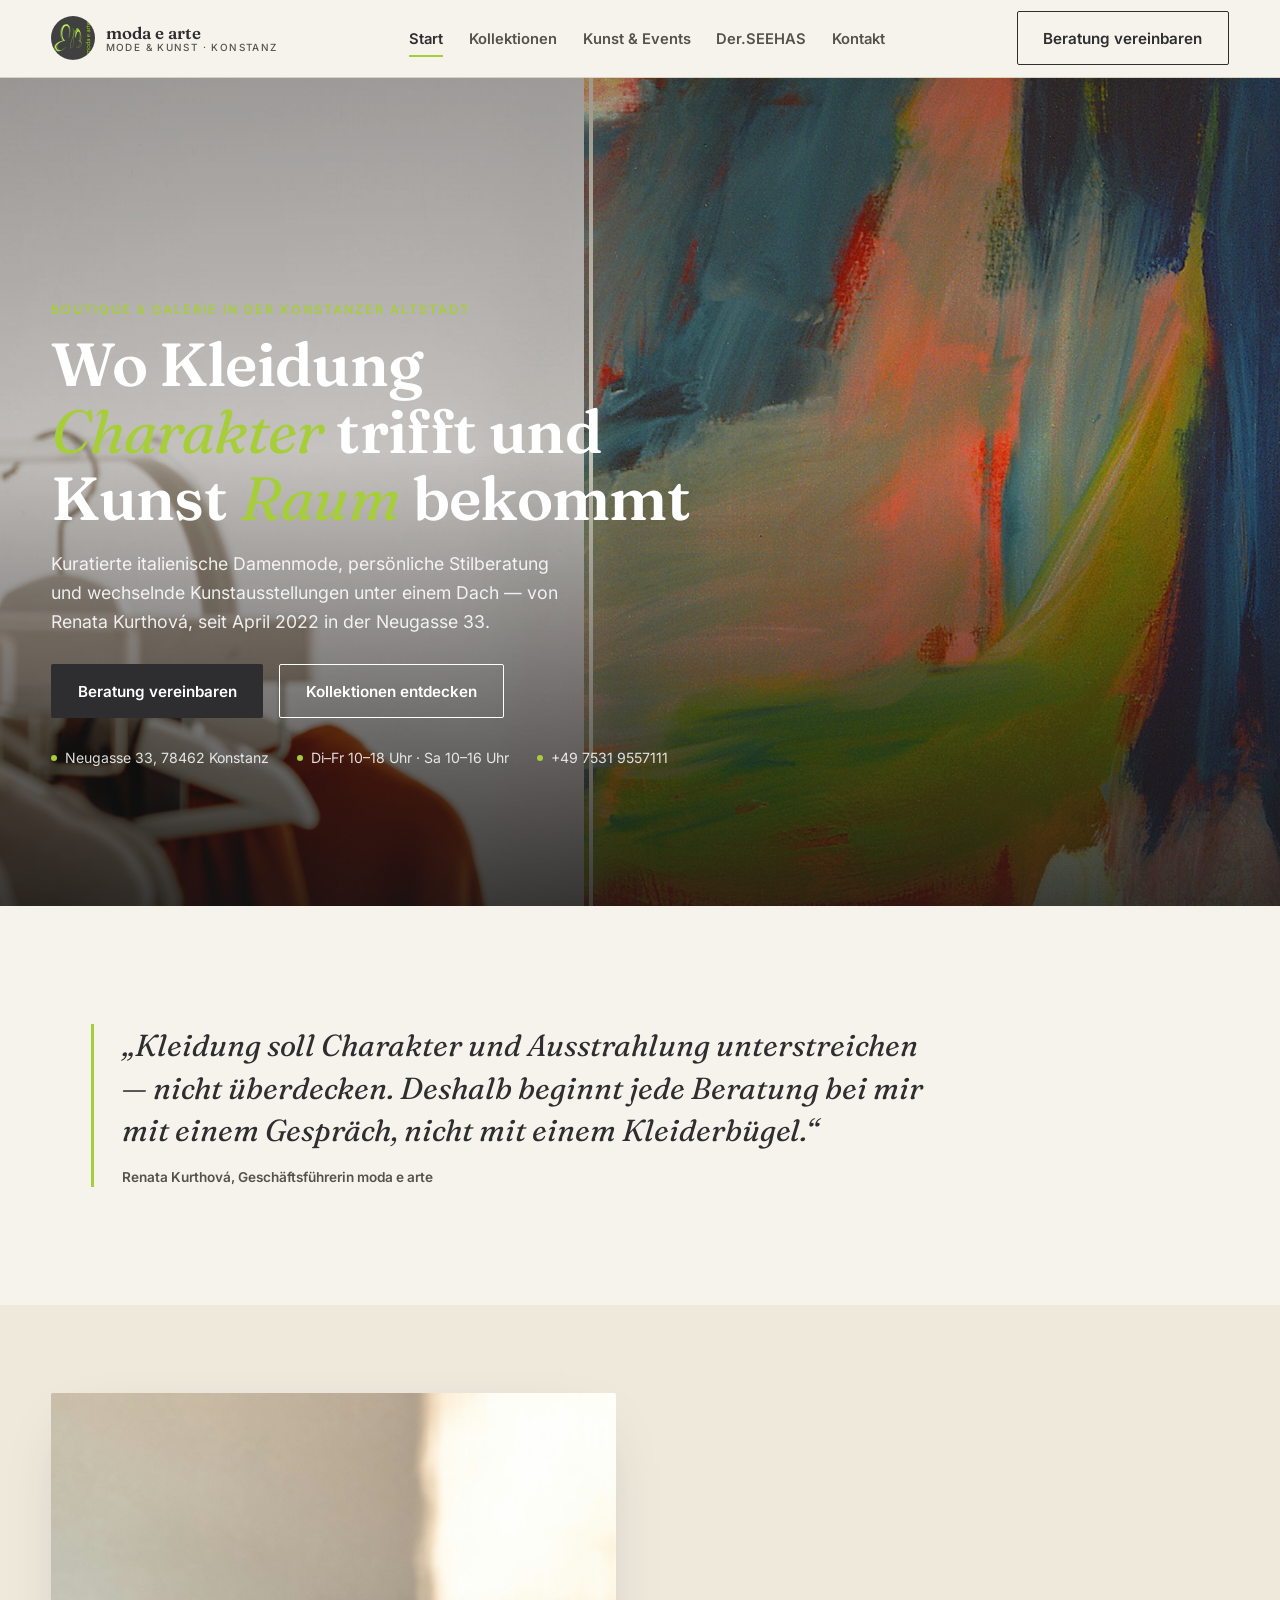
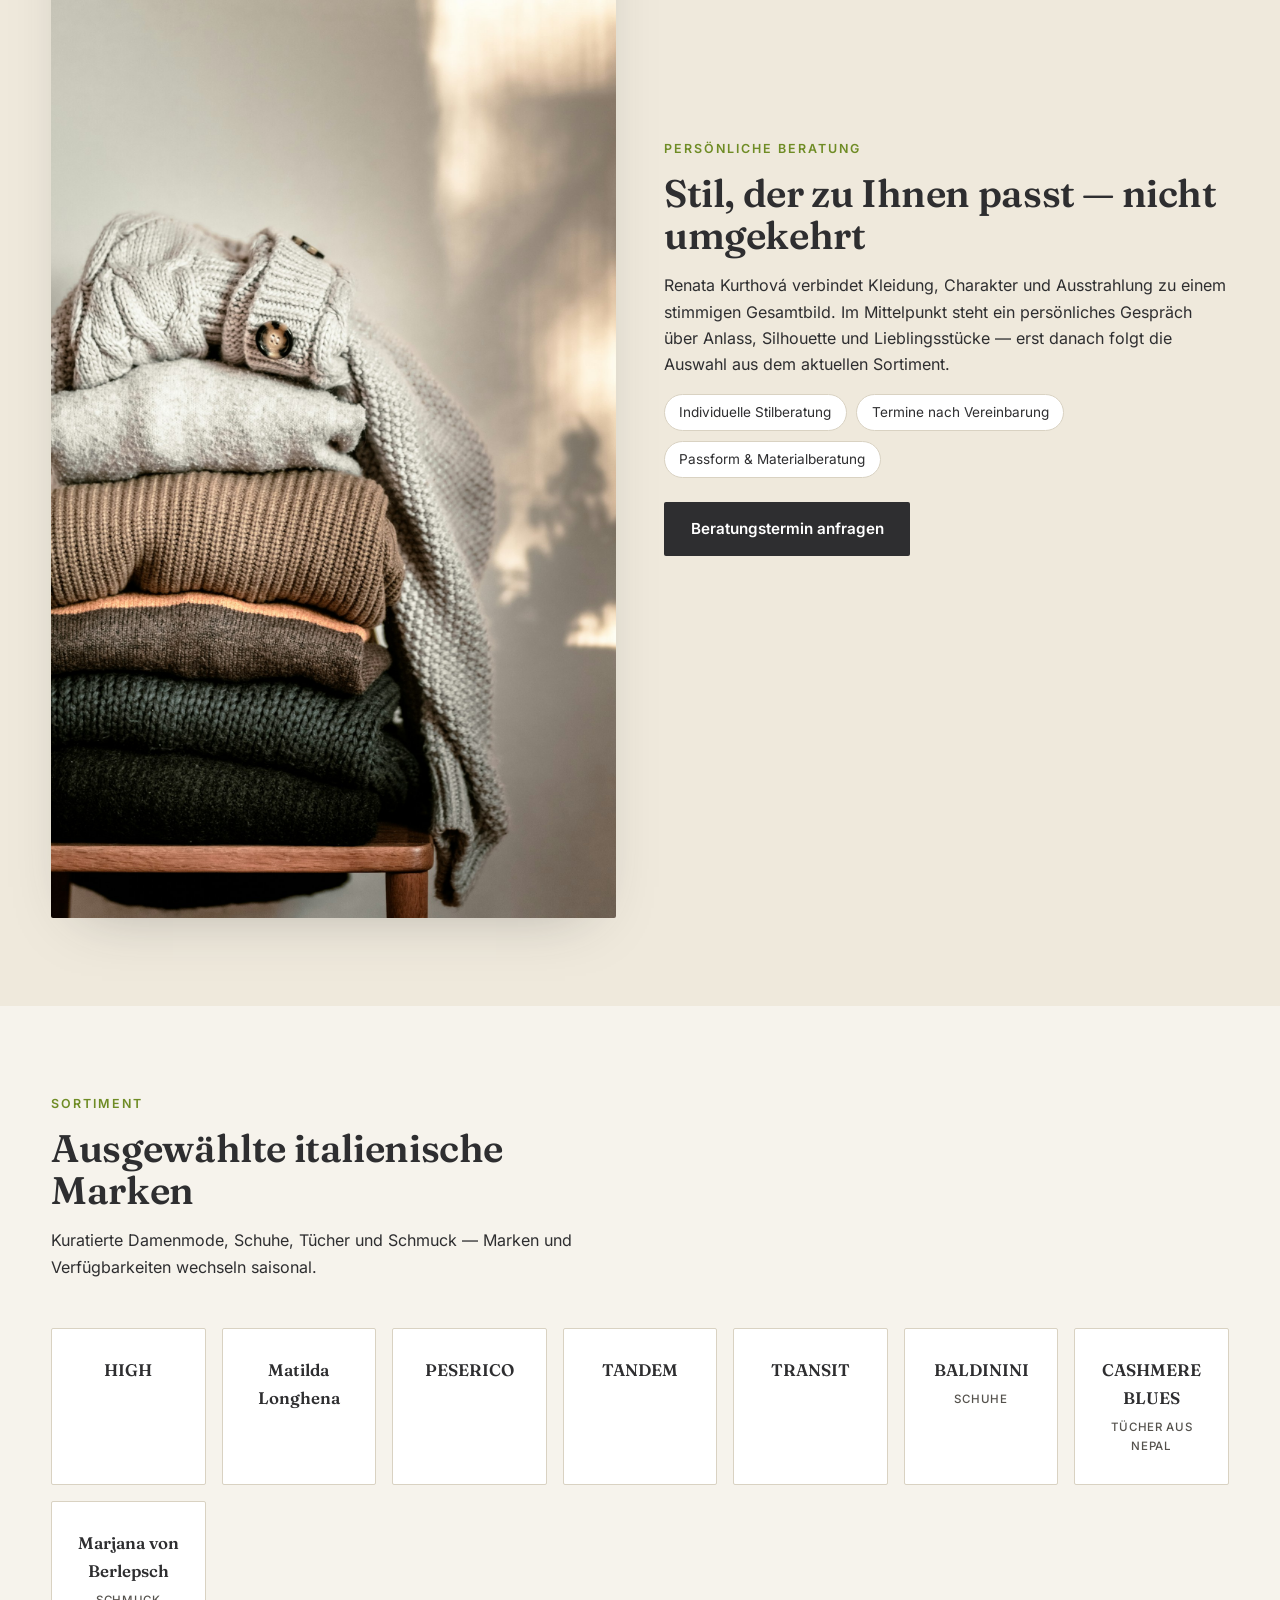
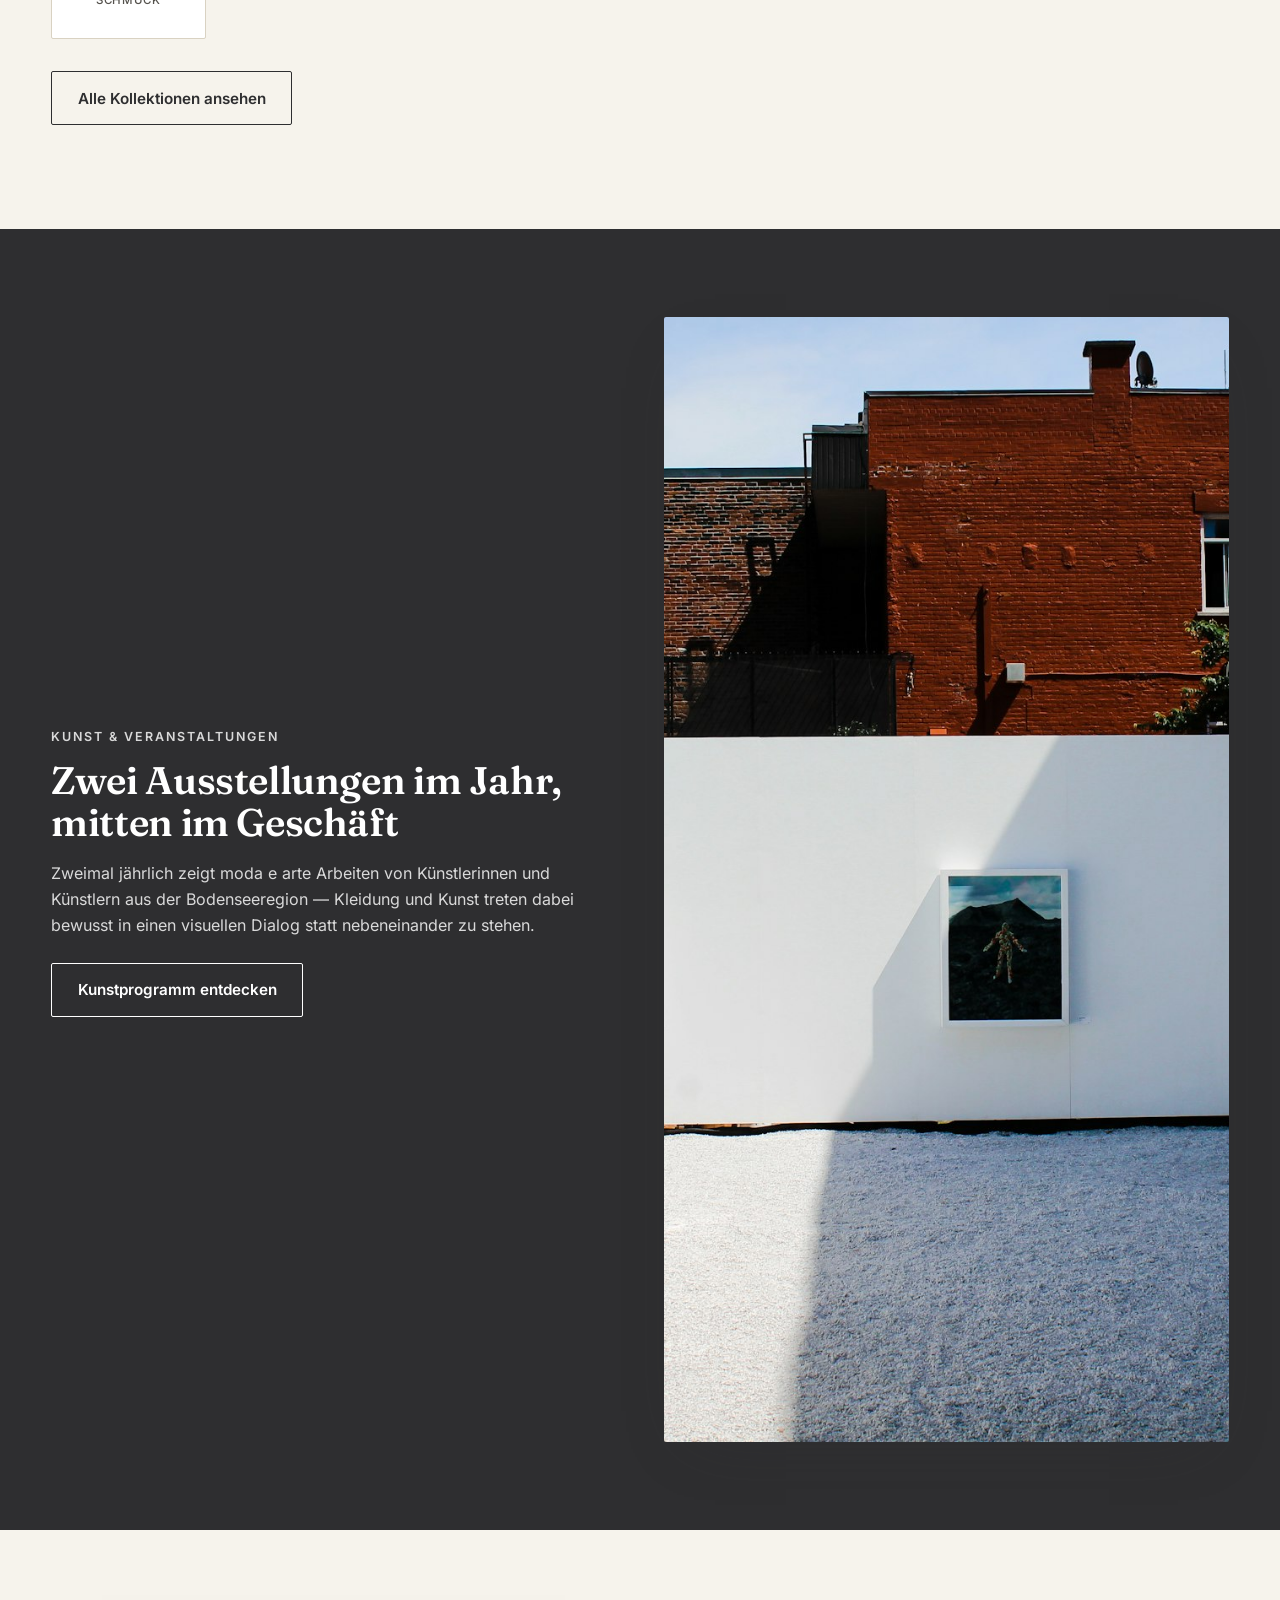
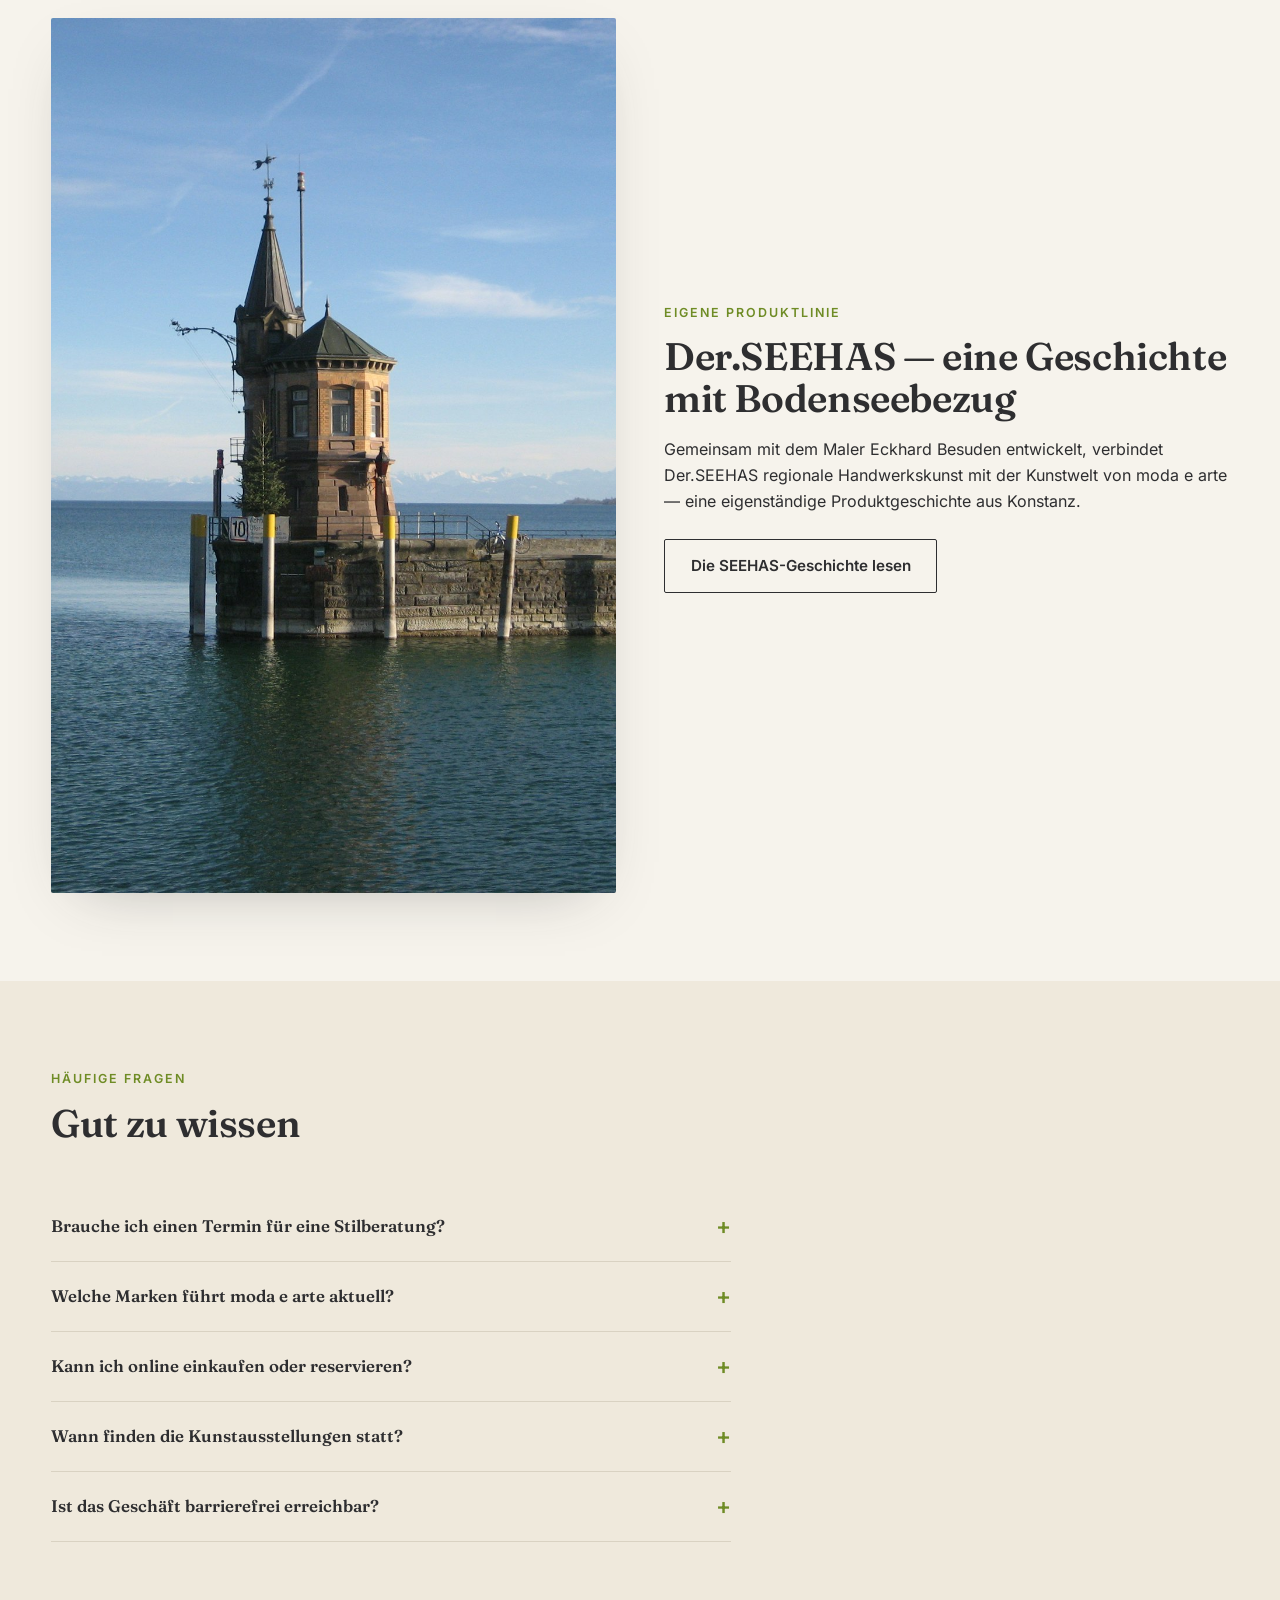
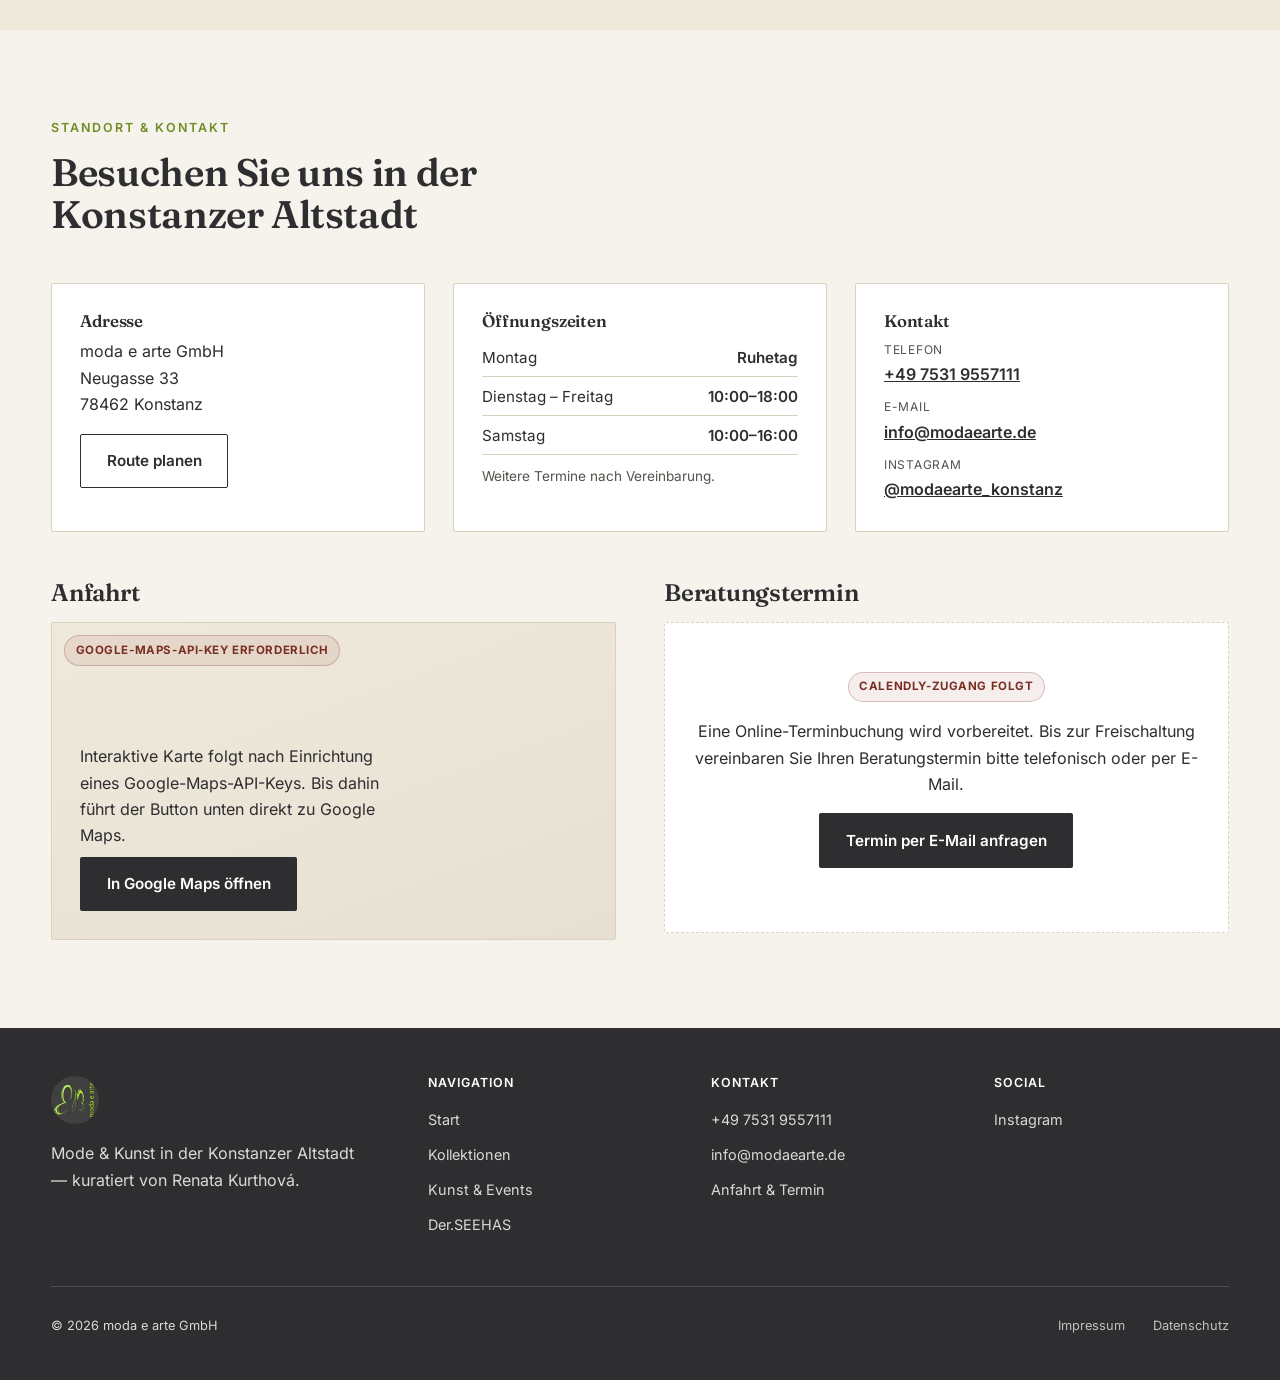
<file: index.html>
<!DOCTYPE html>
<html lang="de">
<head>
<meta charset="UTF-8">
<meta name="viewport" content="width=device-width, initial-scale=1.0">
<title>moda e arte — Mode &amp; Kunst in Konstanz</title>
<meta name="description" content="moda e arte in Konstanz verbindet kuratierte italienische Damenmode mit wechselnder Kunst. Persönliche Beratung von Renata Kurthová, Neugasse 33, Konstanz.">
<link rel="canonical" href="https://moda-e-arte-konstanz.aurora-innovations.de/">
<link rel="icon" href="assets/img/logo-original.png" type="image/png">
<meta property="og:type" content="website">
<meta property="og:title" content="moda e arte — Mode &amp; Kunst in Konstanz">
<meta property="og:description" content="Kuratierte italienische Damenmode, persönliche Beratung und wechselnde Kunstausstellungen in der Konstanzer Altstadt.">
<meta property="og:image" content="assets/img/art-painting.jpg">
<meta property="og:url" content="https://moda-e-arte-konstanz.aurora-innovations.de/">
<meta name="theme-color" content="#2e2e30">
<link rel="preload" href="assets/fonts/fraunces-normal.woff2" as="font" type="font/woff2" crossorigin>
<link rel="preload" href="assets/fonts/inter-variable.woff2" as="font" type="font/woff2" crossorigin>
<link rel="stylesheet" href="css/fonts.css">
<link rel="stylesheet" href="css/styles.css">
<script type="application/ld+json">
{
  "@context": "https://schema.org",
  "@type": "ClothingStore",
  "name": "moda e arte GmbH",
  "image": "https://moda-e-arte-konstanz.aurora-innovations.de/assets/img/boutique-rack.jpg",
  "url": "https://moda-e-arte-konstanz.aurora-innovations.de/",
  "telephone": "+49 7531 9557111",
  "email": "info@modaearte.de",
  "address": {
    "@type": "PostalAddress",
    "streetAddress": "Neugasse 33",
    "postalCode": "78462",
    "addressLocality": "Konstanz",
    "addressCountry": "DE"
  },
  "openingHoursSpecification": [
    { "@type": "OpeningHoursSpecification", "dayOfWeek": ["Tuesday","Wednesday","Thursday","Friday"], "opens": "10:00", "closes": "18:00" },
    { "@type": "OpeningHoursSpecification", "dayOfWeek": "Saturday", "opens": "10:00", "closes": "16:00" }
  ],
  "sameAs": ["https://www.instagram.com/modaearte_konstanz/"]
}
</script>
</head>
<body>
<a class="skip-link" href="#main">Zum Inhalt springen</a>

<header class="site-header">
  <div class="site-header__inner">
    <a class="brand" href="index.html">
      <img src="assets/img/logo-original.png" alt="moda e arte Logo" width="44" height="44">
      <span class="brand__wordmark">moda e arte<span>Mode &amp; Kunst · Konstanz</span></span>
    </a>
    <nav class="nav-primary" aria-label="Hauptnavigation">
      <ul>
        <li><a href="index.html" aria-current="page">Start</a></li>
        <li><a href="kollektionen.html">Kollektionen</a></li>
        <li><a href="kunst.html">Kunst &amp; Events</a></li>
        <li><a href="der-seehas.html">Der.SEEHAS</a></li>
        <li><a href="kontakt.html">Kontakt</a></li>
      </ul>
    </nav>
    <div class="header-cta">
      <a class="btn btn--ghost" href="kontakt.html#beratung">Beratung vereinbaren</a>
      <button class="nav-toggle" aria-label="Menü öffnen" aria-expanded="false" aria-controls="Hauptnavigation">
        <span></span>
      </button>
    </div>
  </div>
</header>

<main id="main">

  <section class="hero">
    <div class="hero-visual" aria-hidden="true">
      <div class="hero-layer hero-layer--mode"></div>
      <div class="hero-layer hero-layer--art"></div>
      <div class="hero-divider"></div>
      <div class="hero-labels">
        <span class="label-mode">Mode</span>
        <span class="label-art">Kunst</span>
      </div>
      <div class="hero-scrim"></div>
    </div>
    <div class="hero-content">
      <p class="eyebrow">Boutique &amp; Galerie in der Konstanzer Altstadt</p>
      <h1>Wo Kleidung <em>Charakter</em> trifft und Kunst <em>Raum</em> bekommt</h1>
      <p class="hero-lede">Kuratierte italienische Damenmode, persönliche Stilberatung und wechselnde Kunstausstellungen unter einem Dach — von Renata Kurthová, seit April 2022 in der Neugasse 33.</p>
      <div class="hero-actions">
        <a class="btn btn--primary" href="kontakt.html#beratung">Beratung vereinbaren</a>
        <a class="btn btn--on-dark" href="kollektionen.html">Kollektionen entdecken</a>
      </div>
      <ul class="hero-meta">
        <li>Neugasse 33, 78462 Konstanz</li>
        <li>Di–Fr 10–18 Uhr · Sa 10–16 Uhr</li>
        <li>+49 7531 9557111</li>
      </ul>
    </div>
  </section>

  <section aria-labelledby="philosophie-title">
    <div class="container">
      <blockquote class="quote reveal">
        „Kleidung soll Charakter und Ausstrahlung unterstreichen — nicht überdecken. Deshalb beginnt jede Beratung bei mir mit einem Gespräch, nicht mit einem Kleiderbügel.“
        <cite>Renata Kurthová, Geschäftsführerin moda e arte</cite>
      </blockquote>
      <h2 id="philosophie-title" class="visually-hidden">Philosophie</h2>
    </div>
  </section>

  <section id="beratung" class="bg-deep" aria-labelledby="beratung-title">
    <div class="container split">
      <div class="split-media">
        <img src="assets/img/textiles.jpg" alt="Sorgfältig gefaltete hochwertige Strick- und Wollteile in warmen Naturtönen" loading="lazy" width="900" height="1125">
      </div>
      <div>
        <p class="eyebrow">Persönliche Beratung</p>
        <h2 id="beratung-title">Stil, der zu Ihnen passt — nicht umgekehrt</h2>
        <p>Renata Kurthová verbindet Kleidung, Charakter und Ausstrahlung zu einem stimmigen Gesamtbild. Im Mittelpunkt steht ein persönliches Gespräch über Anlass, Silhouette und Lieblingsstücke — erst danach folgt die Auswahl aus dem aktuellen Sortiment.</p>
        <ul class="category-list">
          <li>Individuelle Stilberatung</li>
          <li>Termine nach Vereinbarung</li>
          <li>Passform &amp; Materialberatung</li>
        </ul>
        <p style="margin-top:1.5rem;"><a class="btn btn--primary" href="kontakt.html#beratung">Beratungstermin anfragen</a></p>
      </div>
    </div>
  </section>

  <section id="kollektionen" aria-labelledby="kollektionen-title">
    <div class="container">
      <div class="section-head reveal">
        <p class="eyebrow">Sortiment</p>
        <h2 id="kollektionen-title">Ausgewählte italienische Marken</h2>
        <p>Kuratierte Damenmode, Schuhe, Tücher und Schmuck — Marken und Verfügbarkeiten wechseln saisonal.</p>
      </div>
      <div class="brand-grid reveal">
        <div class="brand-card">HIGH</div>
        <div class="brand-card">Matilda Longhena</div>
        <div class="brand-card">PESERICO</div>
        <div class="brand-card">TANDEM</div>
        <div class="brand-card">TRANSIT</div>
        <div class="brand-card">BALDININI<small>Schuhe</small></div>
        <div class="brand-card">CASHMERE BLUES<small>Tücher aus Nepal</small></div>
        <div class="brand-card">Marjana von Berlepsch<small>Schmuck</small></div>
      </div>
      <p style="margin-top:2rem;"><a class="btn btn--ghost" href="kollektionen.html">Alle Kollektionen ansehen</a></p>
    </div>
  </section>

  <section class="bg-ink" aria-labelledby="kunst-title">
    <div class="container split split--reverse">
      <div class="split-media">
        <img src="assets/img/gallery-wall.jpg" alt="Weiß gehängte Ausstellungswand mit gerahmten zeitgenössischen Kunstwerken" loading="lazy" width="900" height="1125">
      </div>
      <div>
        <p class="eyebrow">Kunst &amp; Veranstaltungen</p>
        <h2 id="kunst-title">Zwei Ausstellungen im Jahr, mitten im Geschäft</h2>
        <p>Zweimal jährlich zeigt moda e arte Arbeiten von Künstlerinnen und Künstlern aus der Bodenseeregion — Kleidung und Kunst treten dabei bewusst in einen visuellen Dialog statt nebeneinander zu stehen.</p>
        <p style="margin-top:1.5rem;"><a class="btn btn--on-dark" href="kunst.html">Kunstprogramm entdecken</a></p>
      </div>
    </div>
  </section>

  <section id="seehas" aria-labelledby="seehas-title">
    <div class="container split">
      <div class="split-media split-media--wide">
        <img src="assets/img/konstanz-imperia.jpg" alt="Hafenturm am Bodensee in Konstanz mit Blick auf die Alpen" loading="lazy" width="1400" height="875">
      </div>
      <div>
        <p class="eyebrow">Eigene Produktlinie</p>
        <h2 id="seehas-title">Der.SEEHAS — eine Geschichte mit Bodenseebezug</h2>
        <p>Gemeinsam mit dem Maler Eckhard Besuden entwickelt, verbindet Der.SEEHAS regionale Handwerkskunst mit der Kunstwelt von moda e arte — eine eigenständige Produktgeschichte aus Konstanz.</p>
        <p style="margin-top:1.5rem;"><a class="btn btn--ghost" href="der-seehas.html">Die SEEHAS-Geschichte lesen</a></p>
      </div>
    </div>
  </section>

  <section class="bg-deep" aria-labelledby="faq-title">
    <div class="container">
      <div class="section-head reveal">
        <p class="eyebrow">Häufige Fragen</p>
        <h2 id="faq-title">Gut zu wissen</h2>
      </div>
      <div class="faq-list">
        <details class="faq-item">
          <summary>Brauche ich einen Termin für eine Stilberatung?</summary>
          <p>Ein Termin ist nicht zwingend, wird aber empfohlen, damit sich Renata Kurthová Zeit für Ihr Anliegen nehmen kann. Termine sind nach Vereinbarung möglich — nutzen Sie dafür das Kontaktformular oder rufen Sie an.</p>
        </details>
        <details class="faq-item">
          <summary>Welche Marken führt moda e arte aktuell?</summary>
          <p>Das Sortiment umfasst unter anderem HIGH, Matilda Longhena, PESERICO, TANDEM, TRANSIT, Schuhe von BALDININI, Tücher von CASHMERE BLUES sowie Schmuck von Marjana von Berlepsch. Die Auswahl wechselt saisonal — aktuelle Verfügbarkeit bitte im Geschäft erfragen.</p>
        </details>
        <details class="faq-item">
          <summary>Kann ich online einkaufen oder reservieren?</summary>
          <p>Aktuell bietet moda e arte keinen Online-Shop und keine verbindliche Online-Reservierung an. Für Fragen zu bestimmten Stücken erreichen Sie das Team telefonisch oder per E-Mail.</p>
        </details>
        <details class="faq-item">
          <summary>Wann finden die Kunstausstellungen statt?</summary>
          <p>moda e arte zeigt in der Regel zweimal jährlich wechselnde Ausstellungen regionaler Künstlerinnen und Künstler. Aktuelle Termine finden Sie auf der Kunst-&amp;-Events-Seite und auf Instagram.</p>
        </details>
        <details class="faq-item">
          <summary>Ist das Geschäft barrierefrei erreichbar?</summary>
          <p>Diese Angabe liegt uns aktuell nicht verbindlich vor — nicht auffindbar, offene Frage an den Auftraggeber. Bitte vorab telefonisch nachfragen.</p>
        </details>
      </div>
    </div>
  </section>

  <section id="standort" aria-labelledby="standort-title">
    <div class="container">
      <div class="section-head reveal">
        <p class="eyebrow">Standort &amp; Kontakt</p>
        <h2 id="standort-title">Besuchen Sie uns in der Konstanzer Altstadt</h2>
      </div>

      <div class="info-grid reveal" style="margin-bottom:var(--space-l);">
        <div class="info-card">
          <h3>Adresse</h3>
          <p>moda e arte GmbH<br>Neugasse 33<br>78462 Konstanz</p>
          <a class="btn btn--ghost" href="https://www.google.com/maps/search/?api=1&amp;query=moda%20e%20arte%20GmbH%2C%20Neugasse%2033%2C%2078462%20Konstanz" target="_blank" rel="noopener">Route planen</a>
        </div>
        <div class="info-card">
          <h3>Öffnungszeiten</h3>
          <table class="hours-table">
            <tbody>
              <tr><td>Montag</td><td>Ruhetag</td></tr>
              <tr><td>Dienstag – Freitag</td><td>10:00–18:00</td></tr>
              <tr><td>Samstag</td><td>10:00–16:00</td></tr>
            </tbody>
          </table>
          <p style="margin-top:0.6rem; font-size:0.85rem; color:var(--ink-soft);">Weitere Termine nach Vereinbarung.</p>
        </div>
        <div class="info-card">
          <h3>Kontakt</h3>
          <dl>
            <dt>Telefon</dt>
            <dd><a href="tel:+4975319557111">+49 7531 9557111</a></dd>
            <dt>E-Mail</dt>
            <dd><a href="mailto:info@modaearte.de">info@modaearte.de</a></dd>
            <dt>Instagram</dt>
            <dd><a href="https://www.instagram.com/modaearte_konstanz/" target="_blank" rel="noopener">@modaearte_konstanz</a></dd>
          </dl>
        </div>
      </div>

      <div class="split" style="align-items:stretch;">
        <div>
          <h3>Anfahrt</h3>
          <div class="map-embed">
            <span class="placeholder-note" style="position:absolute; top:0.75rem; left:0.75rem; z-index:2;">Google-Maps-API-Key erforderlich</span>
            <div class="map-fallback">
              <p style="margin:0; max-width:32ch; color:var(--ink);">Interaktive Karte folgt nach Einrichtung eines Google-Maps-API-Keys. Bis dahin führt der Button unten direkt zu Google Maps.</p>
              <a class="btn btn--primary" href="https://www.google.com/maps/search/?api=1&amp;query=moda%20e%20arte%20GmbH%2C%20Neugasse%2033%2C%2078462%20Konstanz" target="_blank" rel="noopener">In Google Maps öffnen</a>
            </div>
            <!--
              Platzhalter für interaktive Einbindung, sobald ein API-Key vorliegt:
              <iframe src="https://www.google.com/maps/embed/v1/place?key=IHR_GOOGLE_MAPS_API_KEY&q=moda+e+arte+GmbH,Neugasse+33,78462+Konstanz" loading="lazy" allowfullscreen title="Standort moda e arte auf Google Maps"></iframe>
            -->
          </div>
        </div>
        <div id="beratung-form">
          <h3>Beratungstermin</h3>
          <div class="calendly-embed">
            <span class="placeholder-note">Calendly-Zugang folgt</span>
            <p style="margin-top:1rem;">Eine Online-Terminbuchung wird vorbereitet. Bis zur Freischaltung vereinbaren Sie Ihren Beratungstermin bitte telefonisch oder per E-Mail.</p>
            <p style="margin-top:1rem;">
              <a class="btn btn--primary" href="mailto:info@modaearte.de?subject=Beratungstermin%20moda%20e%20arte">Termin per E-Mail anfragen</a>
            </p>
            <!-- Platzhalter für spätere Einbindung: <div class="calendly-inline-widget" data-url="https://calendly.com/moda-e-arte/beratung"></div> -->
          </div>
        </div>
      </div>
    </div>
  </section>

</main>

<footer class="site-footer">
  <div class="container">
    <div class="footer-grid">
      <div class="footer-brand">
        <img src="assets/img/logo-original.png" alt="moda e arte Logo" width="48" height="48">
        <p style="max-width:32ch;">Mode &amp; Kunst in der Konstanzer Altstadt — kuratiert von Renata Kurthová.</p>
      </div>
      <div>
        <h4>Navigation</h4>
        <ul>
          <li><a href="index.html">Start</a></li>
          <li><a href="kollektionen.html">Kollektionen</a></li>
          <li><a href="kunst.html">Kunst &amp; Events</a></li>
          <li><a href="der-seehas.html">Der.SEEHAS</a></li>
        </ul>
      </div>
      <div>
        <h4>Kontakt</h4>
        <ul>
          <li><a href="tel:+4975319557111">+49 7531 9557111</a></li>
          <li><a href="mailto:info@modaearte.de">info@modaearte.de</a></li>
          <li><a href="kontakt.html">Anfahrt &amp; Termin</a></li>
        </ul>
      </div>
      <div>
        <h4>Social</h4>
        <ul>
          <li><a href="https://www.instagram.com/modaearte_konstanz/" target="_blank" rel="noopener">Instagram</a></li>
        </ul>
      </div>
    </div>
    <div class="footer-bottom">
      <p>&copy; <span data-year>2026</span> moda e arte GmbH</p>
      <ul>
        <li><a href="impressum.html">Impressum</a></li>
        <li><a href="datenschutz.html">Datenschutz</a></li>
      </ul>
    </div>
  </div>
</footer>

<script src="js/main.js" defer></script>
</body>
</html>
</file>
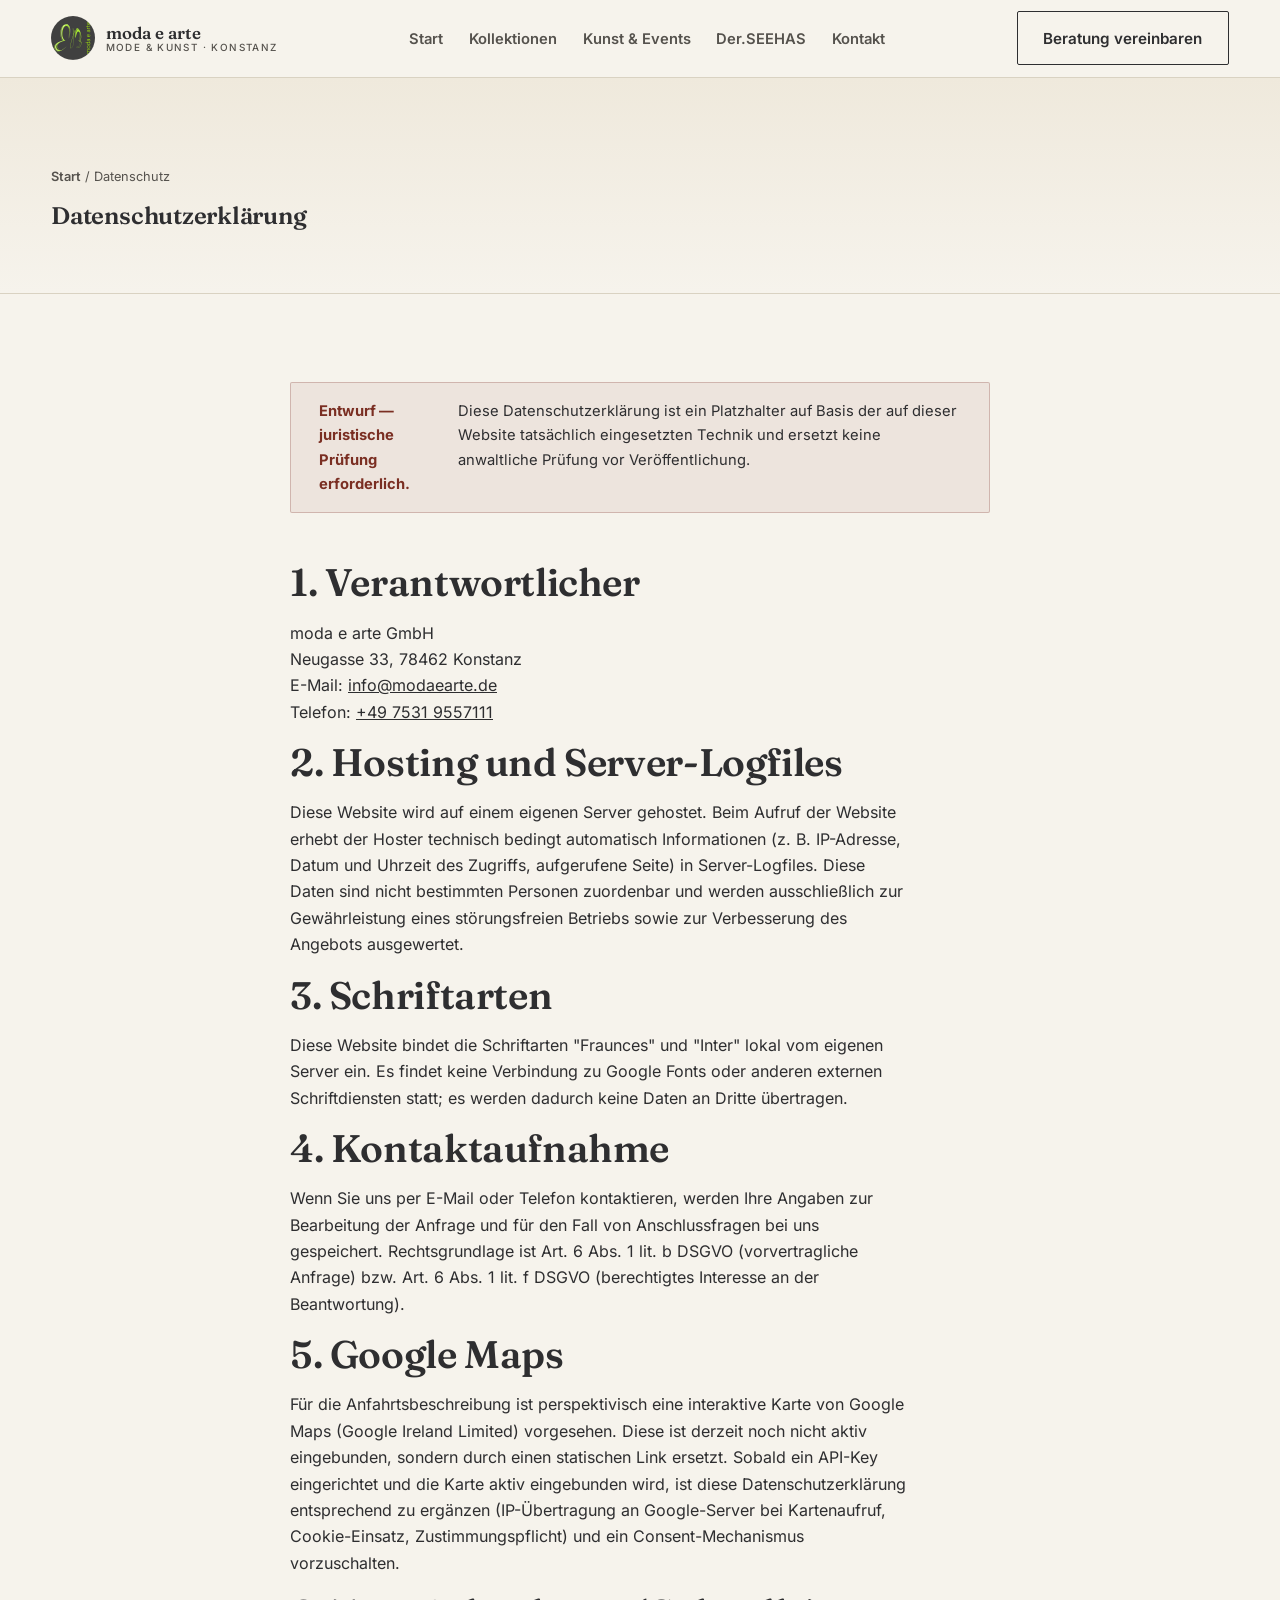
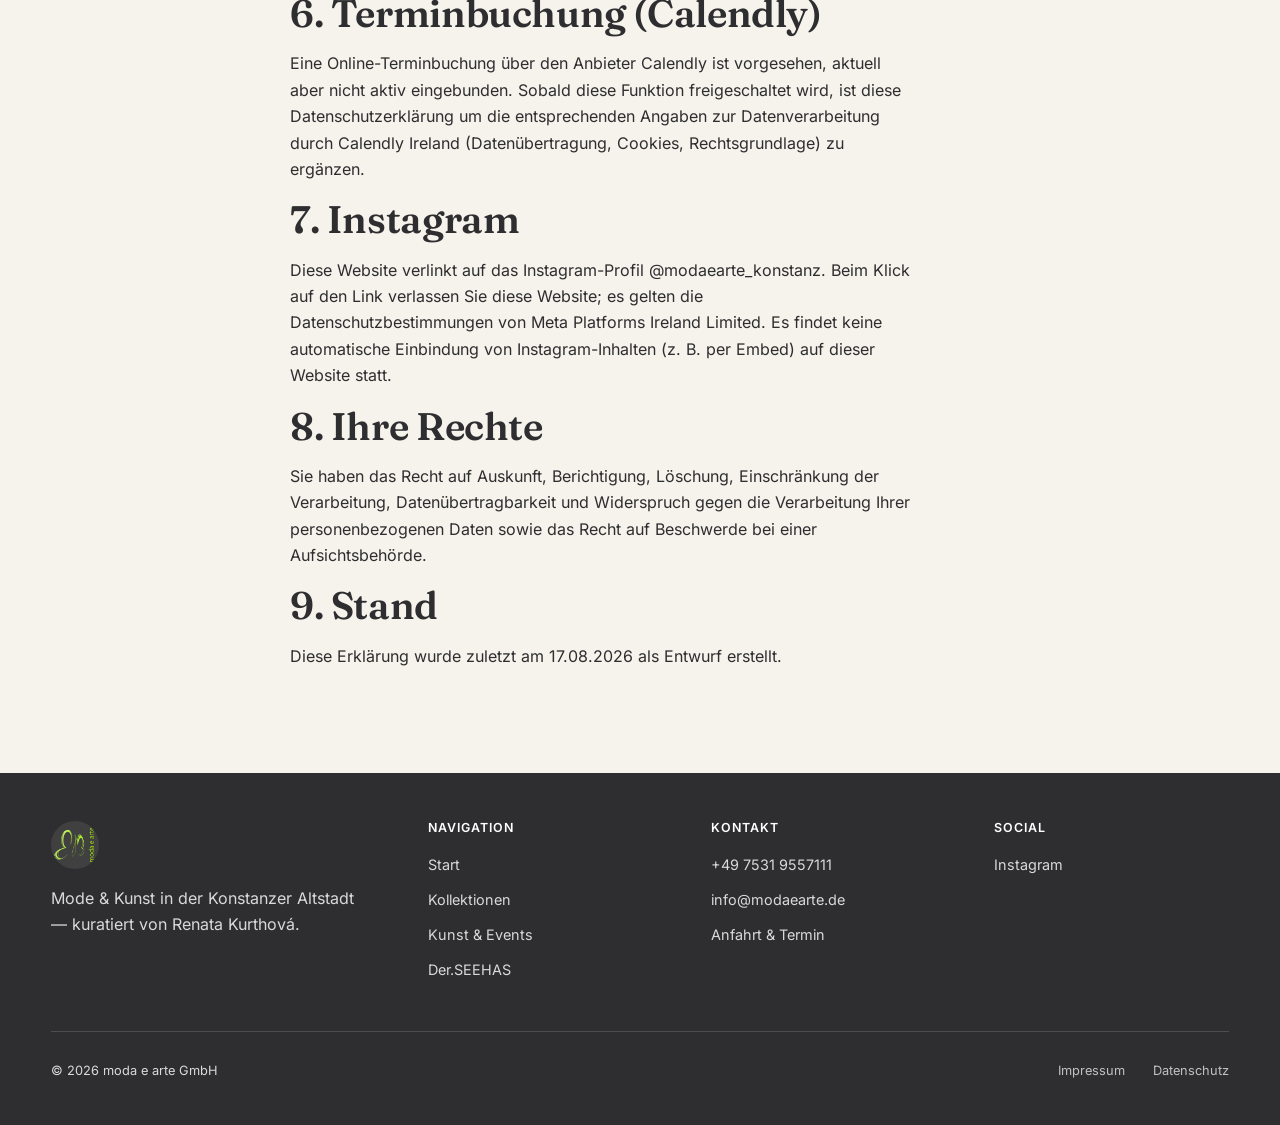
<file: datenschutz.html>
<!DOCTYPE html>
<html lang="de">
<head>
<meta charset="UTF-8">
<meta name="viewport" content="width=device-width, initial-scale=1.0">
<title>Datenschutzerklärung — moda e arte Konstanz</title>
<meta name="description" content="Datenschutzerklärung der moda e arte GmbH, Konstanz.">
<link rel="canonical" href="https://moda-e-arte-konstanz.aurora-innovations.de/datenschutz.html">
<link rel="icon" href="assets/img/logo-original.png" type="image/png">
<meta name="robots" content="noindex, follow">
<meta name="theme-color" content="#2e2e30">
<link rel="stylesheet" href="css/fonts.css">
<link rel="stylesheet" href="css/styles.css">
<!-- HINWEIS: Datenschutzerklärung ist ein Entwurf und bedarf vor Veröffentlichung der juristischen Prüfung. -->
</head>
<body>
<a class="skip-link" href="#main">Zum Inhalt springen</a>

<header class="site-header">
  <div class="site-header__inner">
    <a class="brand" href="index.html">
      <img src="assets/img/logo-original.png" alt="moda e arte Logo" width="44" height="44">
      <span class="brand__wordmark">moda e arte<span>Mode &amp; Kunst · Konstanz</span></span>
    </a>
    <nav class="nav-primary" aria-label="Hauptnavigation">
      <ul>
        <li><a href="index.html">Start</a></li>
        <li><a href="kollektionen.html">Kollektionen</a></li>
        <li><a href="kunst.html">Kunst &amp; Events</a></li>
        <li><a href="der-seehas.html">Der.SEEHAS</a></li>
        <li><a href="kontakt.html">Kontakt</a></li>
      </ul>
    </nav>
    <div class="header-cta">
      <a class="btn btn--ghost" href="kontakt.html#beratung">Beratung vereinbaren</a>
      <button class="nav-toggle" aria-label="Menü öffnen" aria-expanded="false" aria-controls="Hauptnavigation">
        <span></span>
      </button>
    </div>
  </div>
</header>

<main id="main">
  <section class="page-hero">
    <div class="container">
      <p class="breadcrumb"><a href="index.html">Start</a> / Datenschutz</p>
      <h1>Datenschutzerklärung</h1>
    </div>
  </section>

  <section>
    <div class="container" style="max-width:70ch;">
      <div class="legal-notice">
        <strong>Entwurf — juristische Prüfung erforderlich.</strong>
        <span>Diese Datenschutzerklärung ist ein Platzhalter auf Basis der auf dieser Website tatsächlich eingesetzten Technik und ersetzt keine anwaltliche Prüfung vor Veröffentlichung.</span>
      </div>

      <h2>1. Verantwortlicher</h2>
      <p>
        moda e arte GmbH<br>
        Neugasse 33, 78462 Konstanz<br>
        E-Mail: <a href="mailto:info@modaearte.de">info@modaearte.de</a><br>
        Telefon: <a href="tel:+4975319557111">+49 7531 9557111</a>
      </p>

      <h2>2. Hosting und Server-Logfiles</h2>
      <p>Diese Website wird auf einem eigenen Server gehostet. Beim Aufruf der Website erhebt der Hoster technisch bedingt automatisch Informationen (z. B. IP-Adresse, Datum und Uhrzeit des Zugriffs, aufgerufene Seite) in Server-Logfiles. Diese Daten sind nicht bestimmten Personen zuordenbar und werden ausschließlich zur Gewährleistung eines störungsfreien Betriebs sowie zur Verbesserung des Angebots ausgewertet.</p>

      <h2>3. Schriftarten</h2>
      <p>Diese Website bindet die Schriftarten "Fraunces" und "Inter" lokal vom eigenen Server ein. Es findet keine Verbindung zu Google Fonts oder anderen externen Schriftdiensten statt; es werden dadurch keine Daten an Dritte übertragen.</p>

      <h2>4. Kontaktaufnahme</h2>
      <p>Wenn Sie uns per E-Mail oder Telefon kontaktieren, werden Ihre Angaben zur Bearbeitung der Anfrage und für den Fall von Anschlussfragen bei uns gespeichert. Rechtsgrundlage ist Art. 6 Abs. 1 lit. b DSGVO (vorvertragliche Anfrage) bzw. Art. 6 Abs. 1 lit. f DSGVO (berechtigtes Interesse an der Beantwortung).</p>

      <h2>5. Google Maps</h2>
      <p>Für die Anfahrtsbeschreibung ist perspektivisch eine interaktive Karte von Google Maps (Google Ireland Limited) vorgesehen. Diese ist derzeit noch nicht aktiv eingebunden, sondern durch einen statischen Link ersetzt. Sobald ein API-Key eingerichtet und die Karte aktiv eingebunden wird, ist diese Datenschutzerklärung entsprechend zu ergänzen (IP-Übertragung an Google-Server bei Kartenaufruf, Cookie-Einsatz, Zustimmungspflicht) und ein Consent-Mechanismus vorzuschalten.</p>

      <h2>6. Terminbuchung (Calendly)</h2>
      <p>Eine Online-Terminbuchung über den Anbieter Calendly ist vorgesehen, aktuell aber nicht aktiv eingebunden. Sobald diese Funktion freigeschaltet wird, ist diese Datenschutzerklärung um die entsprechenden Angaben zur Datenverarbeitung durch Calendly Ireland (Datenübertragung, Cookies, Rechtsgrundlage) zu ergänzen.</p>

      <h2>7. Instagram</h2>
      <p>Diese Website verlinkt auf das Instagram-Profil @modaearte_konstanz. Beim Klick auf den Link verlassen Sie diese Website; es gelten die Datenschutzbestimmungen von Meta Platforms Ireland Limited. Es findet keine automatische Einbindung von Instagram-Inhalten (z. B. per Embed) auf dieser Website statt.</p>

      <h2>8. Ihre Rechte</h2>
      <p>Sie haben das Recht auf Auskunft, Berichtigung, Löschung, Einschränkung der Verarbeitung, Datenübertragbarkeit und Widerspruch gegen die Verarbeitung Ihrer personenbezogenen Daten sowie das Recht auf Beschwerde bei einer Aufsichtsbehörde.</p>

      <h2>9. Stand</h2>
      <p>Diese Erklärung wurde zuletzt am 17.08.2026 als Entwurf erstellt.</p>
    </div>
  </section>
</main>

<footer class="site-footer">
  <div class="container">
    <div class="footer-grid">
      <div class="footer-brand">
        <img src="assets/img/logo-original.png" alt="moda e arte Logo" width="48" height="48">
        <p style="max-width:32ch;">Mode &amp; Kunst in der Konstanzer Altstadt — kuratiert von Renata Kurthová.</p>
      </div>
      <div>
        <h4>Navigation</h4>
        <ul>
          <li><a href="index.html">Start</a></li>
          <li><a href="kollektionen.html">Kollektionen</a></li>
          <li><a href="kunst.html">Kunst &amp; Events</a></li>
          <li><a href="der-seehas.html">Der.SEEHAS</a></li>
        </ul>
      </div>
      <div>
        <h4>Kontakt</h4>
        <ul>
          <li><a href="tel:+4975319557111">+49 7531 9557111</a></li>
          <li><a href="mailto:info@modaearte.de">info@modaearte.de</a></li>
          <li><a href="kontakt.html">Anfahrt &amp; Termin</a></li>
        </ul>
      </div>
      <div>
        <h4>Social</h4>
        <ul>
          <li><a href="https://www.instagram.com/modaearte_konstanz/" target="_blank" rel="noopener">Instagram</a></li>
        </ul>
      </div>
    </div>
    <div class="footer-bottom">
      <p>&copy; <span data-year>2026</span> moda e arte GmbH</p>
      <ul>
        <li><a href="impressum.html">Impressum</a></li>
        <li><a href="datenschutz.html">Datenschutz</a></li>
      </ul>
    </div>
  </div>
</footer>

<script src="js/main.js" defer></script>
</body>
</html>
</file>
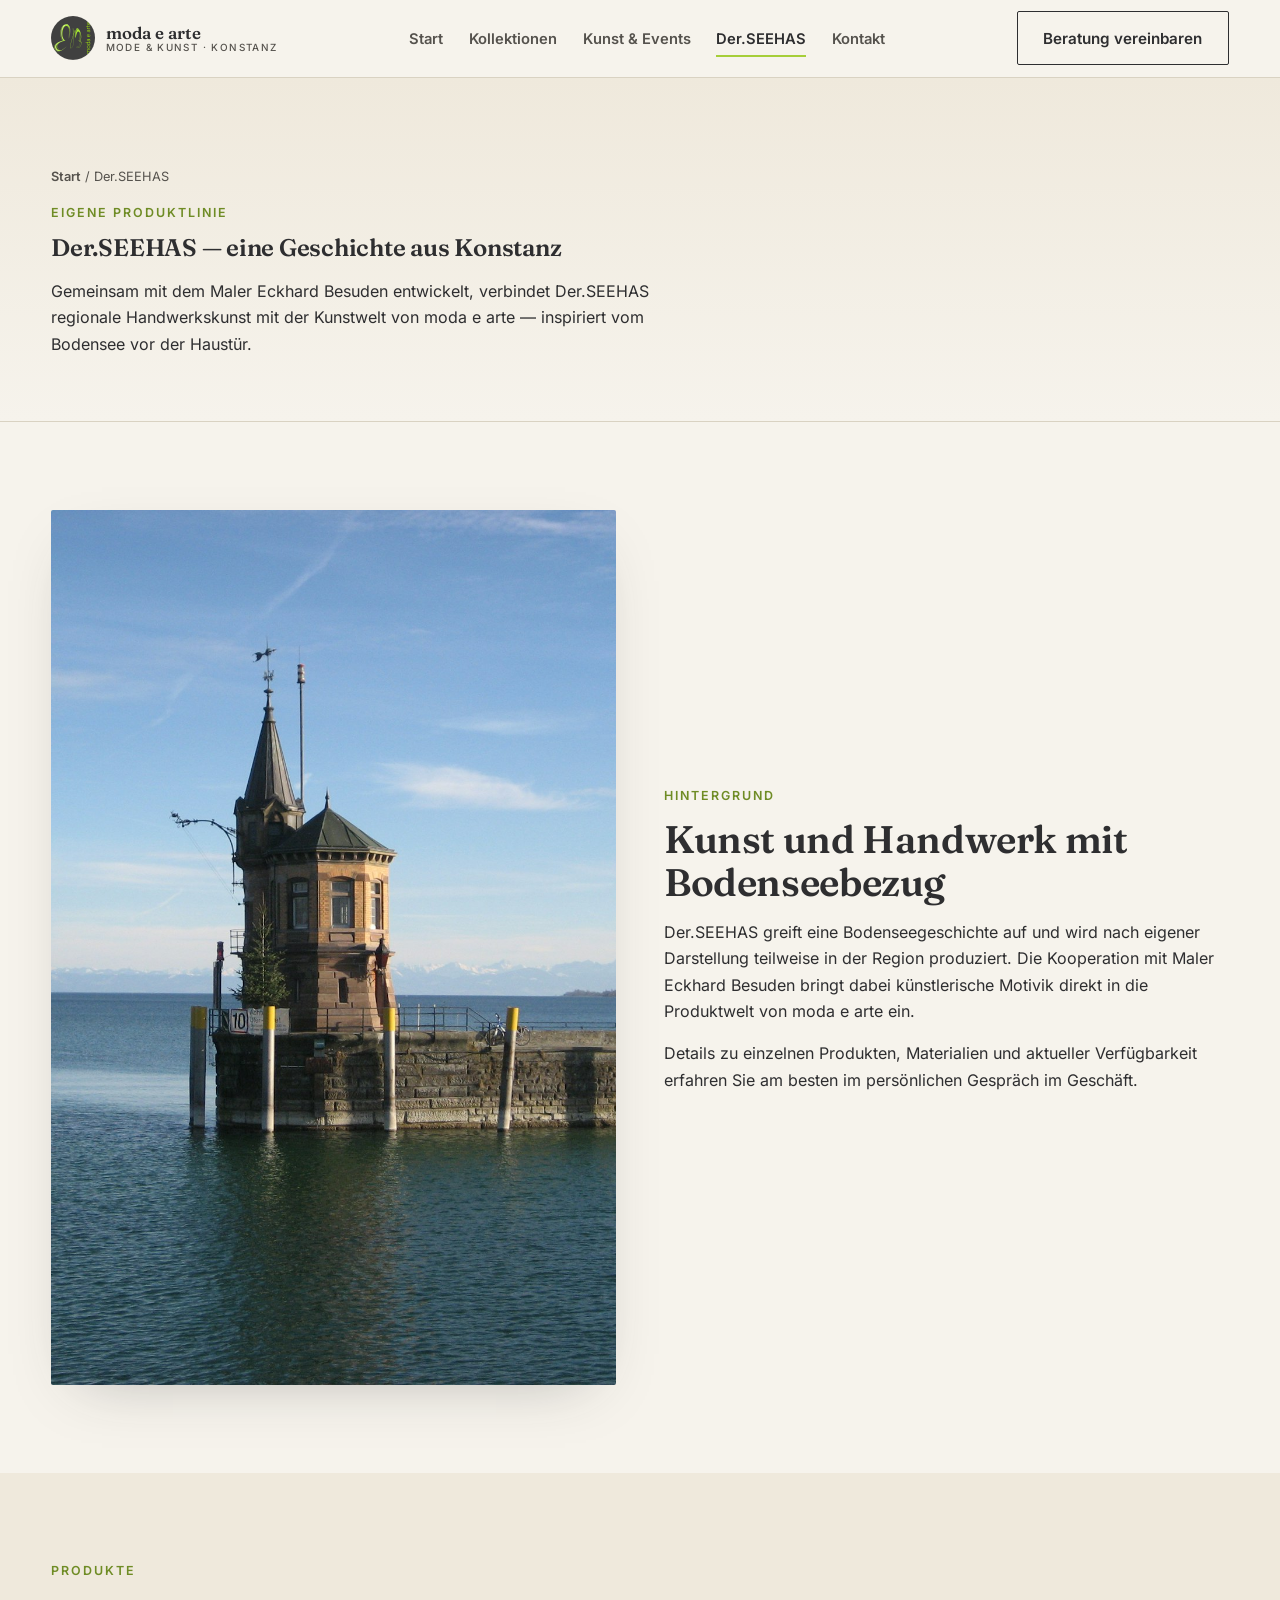
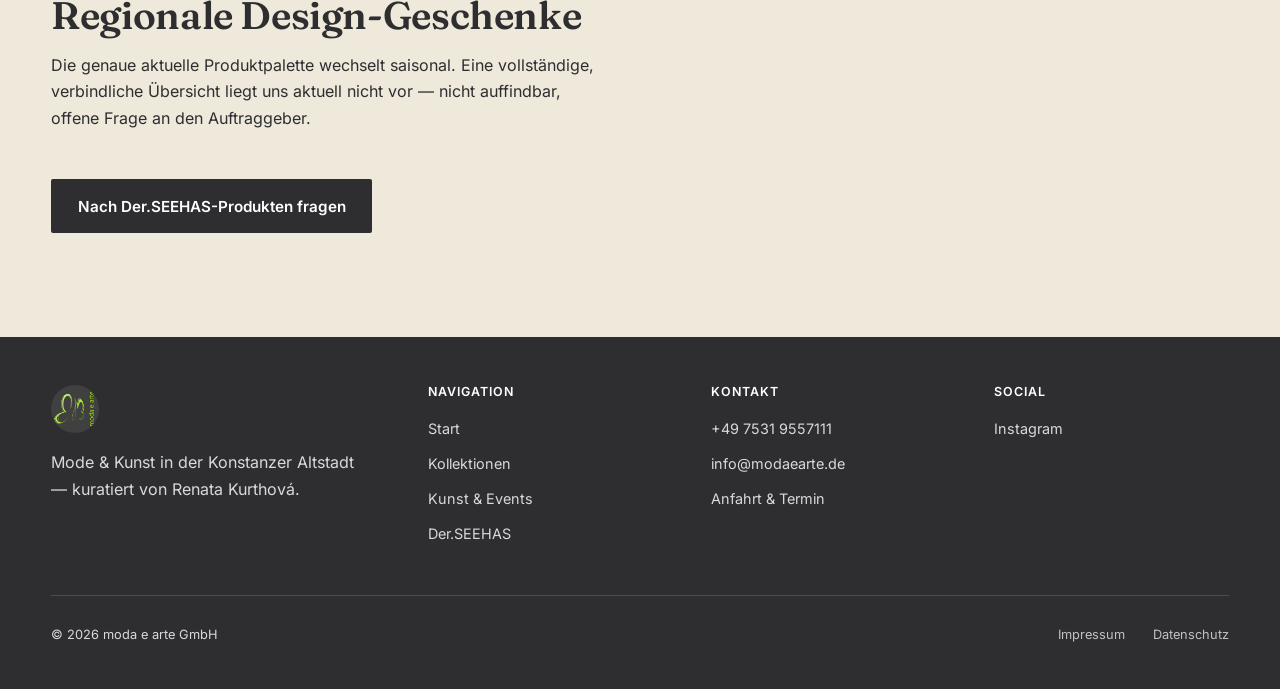
<file: der-seehas.html>
<!DOCTYPE html>
<html lang="de">
<head>
<meta charset="UTF-8">
<meta name="viewport" content="width=device-width, initial-scale=1.0">
<title>Der.SEEHAS — regionale Produktlinie | moda e arte Konstanz</title>
<meta name="description" content="Der.SEEHAS ist die eigene, gemeinsam mit Maler Eckhard Besuden entwickelte Produktlinie von moda e arte mit Bodenseebezug.">
<link rel="canonical" href="https://moda-e-arte-konstanz.aurora-innovations.de/der-seehas.html">
<link rel="icon" href="assets/img/logo-original.png" type="image/png">
<meta name="theme-color" content="#2e2e30">
<link rel="stylesheet" href="css/fonts.css">
<link rel="stylesheet" href="css/styles.css">
</head>
<body>
<a class="skip-link" href="#main">Zum Inhalt springen</a>

<header class="site-header">
  <div class="site-header__inner">
    <a class="brand" href="index.html">
      <img src="assets/img/logo-original.png" alt="moda e arte Logo" width="44" height="44">
      <span class="brand__wordmark">moda e arte<span>Mode &amp; Kunst · Konstanz</span></span>
    </a>
    <nav class="nav-primary" aria-label="Hauptnavigation">
      <ul>
        <li><a href="index.html">Start</a></li>
        <li><a href="kollektionen.html">Kollektionen</a></li>
        <li><a href="kunst.html">Kunst &amp; Events</a></li>
        <li><a href="der-seehas.html" aria-current="page">Der.SEEHAS</a></li>
        <li><a href="kontakt.html">Kontakt</a></li>
      </ul>
    </nav>
    <div class="header-cta">
      <a class="btn btn--ghost" href="kontakt.html#beratung">Beratung vereinbaren</a>
      <button class="nav-toggle" aria-label="Menü öffnen" aria-expanded="false" aria-controls="Hauptnavigation">
        <span></span>
      </button>
    </div>
  </div>
</header>

<main id="main">
  <section class="page-hero">
    <div class="container">
      <p class="breadcrumb"><a href="index.html">Start</a> / Der.SEEHAS</p>
      <p class="eyebrow">Eigene Produktlinie</p>
      <h1>Der.SEEHAS — eine Geschichte aus Konstanz</h1>
      <p style="max-width:60ch;">Gemeinsam mit dem Maler Eckhard Besuden entwickelt, verbindet Der.SEEHAS regionale Handwerkskunst mit der Kunstwelt von moda e arte — inspiriert vom Bodensee vor der Haustür.</p>
    </div>
  </section>

  <section aria-labelledby="geschichte-title">
    <div class="container split">
      <div class="split-media split-media--wide">
        <img src="assets/img/konstanz-imperia.jpg" alt="Hafenturm am Bodensee in Konstanz mit Alpenpanorama im Hintergrund" loading="lazy" width="1400" height="875">
      </div>
      <div>
        <p class="eyebrow">Hintergrund</p>
        <h2 id="geschichte-title">Kunst und Handwerk mit Bodenseebezug</h2>
        <p>Der.SEEHAS greift eine Bodenseegeschichte auf und wird nach eigener Darstellung teilweise in der Region produziert. Die Kooperation mit Maler Eckhard Besuden bringt dabei künstlerische Motivik direkt in die Produktwelt von moda e arte ein.</p>
        <p>Details zu einzelnen Produkten, Materialien und aktueller Verfügbarkeit erfahren Sie am besten im persönlichen Gespräch im Geschäft.</p>
      </div>
    </div>
  </section>

  <section class="bg-deep" aria-labelledby="produkte-title">
    <div class="container">
      <div class="section-head reveal">
        <p class="eyebrow">Produkte</p>
        <h2 id="produkte-title">Regionale Design-Geschenke</h2>
        <p>Die genaue aktuelle Produktpalette wechselt saisonal. Eine vollständige, verbindliche Übersicht liegt uns aktuell nicht vor — nicht auffindbar, offene Frage an den Auftraggeber.</p>
      </div>
      <p><a class="btn btn--primary" href="kontakt.html">Nach Der.SEEHAS-Produkten fragen</a></p>
    </div>
  </section>
</main>

<footer class="site-footer">
  <div class="container">
    <div class="footer-grid">
      <div class="footer-brand">
        <img src="assets/img/logo-original.png" alt="moda e arte Logo" width="48" height="48">
        <p style="max-width:32ch;">Mode &amp; Kunst in der Konstanzer Altstadt — kuratiert von Renata Kurthová.</p>
      </div>
      <div>
        <h4>Navigation</h4>
        <ul>
          <li><a href="index.html">Start</a></li>
          <li><a href="kollektionen.html">Kollektionen</a></li>
          <li><a href="kunst.html">Kunst &amp; Events</a></li>
          <li><a href="der-seehas.html">Der.SEEHAS</a></li>
        </ul>
      </div>
      <div>
        <h4>Kontakt</h4>
        <ul>
          <li><a href="tel:+4975319557111">+49 7531 9557111</a></li>
          <li><a href="mailto:info@modaearte.de">info@modaearte.de</a></li>
          <li><a href="kontakt.html">Anfahrt &amp; Termin</a></li>
        </ul>
      </div>
      <div>
        <h4>Social</h4>
        <ul>
          <li><a href="https://www.instagram.com/modaearte_konstanz/" target="_blank" rel="noopener">Instagram</a></li>
        </ul>
      </div>
    </div>
    <div class="footer-bottom">
      <p>&copy; <span data-year>2026</span> moda e arte GmbH</p>
      <ul>
        <li><a href="impressum.html">Impressum</a></li>
        <li><a href="datenschutz.html">Datenschutz</a></li>
      </ul>
    </div>
  </div>
</footer>

<script src="js/main.js" defer></script>
</body>
</html>
</file>
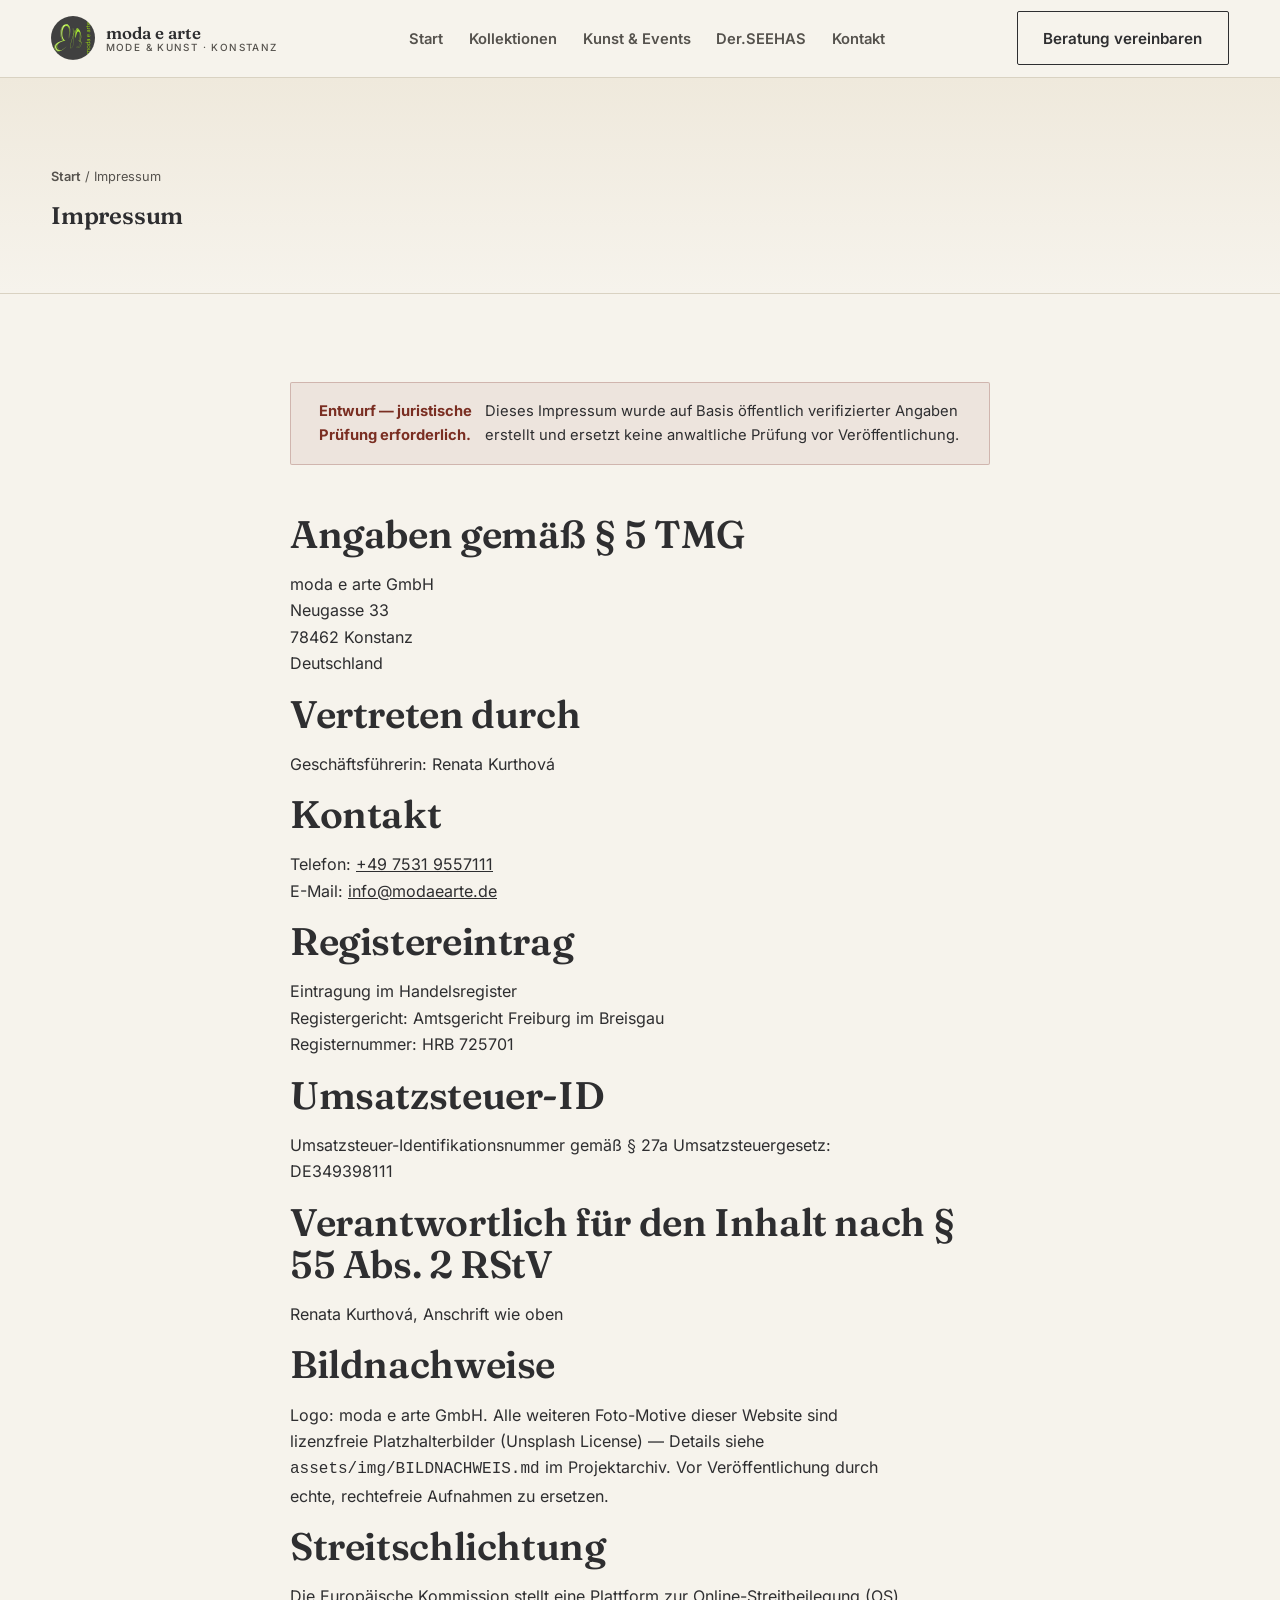
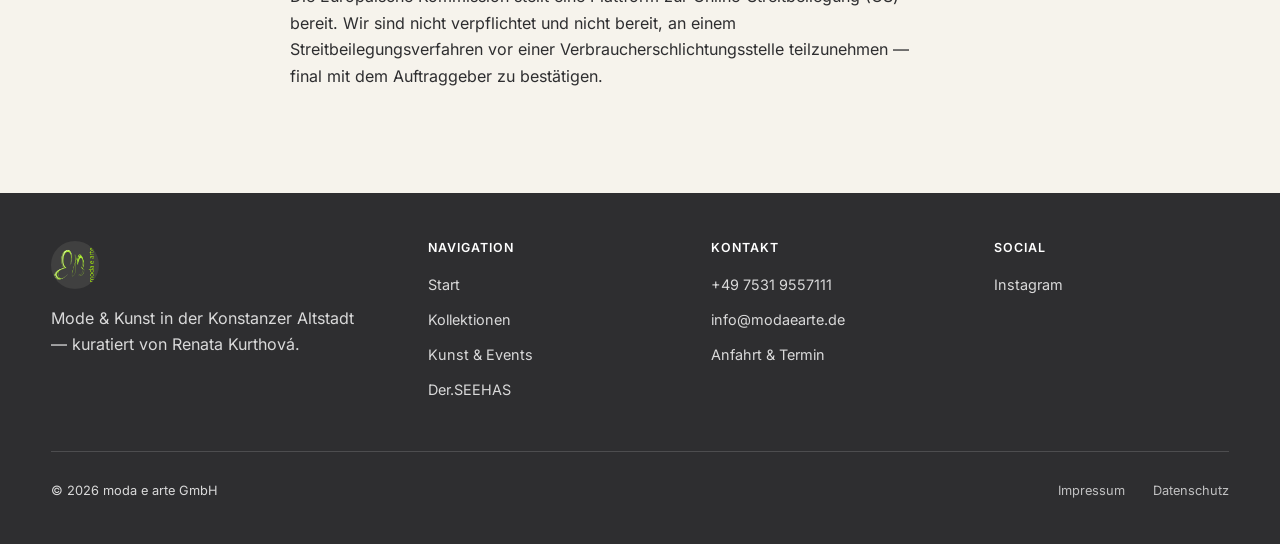
<file: impressum.html>
<!DOCTYPE html>
<html lang="de">
<head>
<meta charset="UTF-8">
<meta name="viewport" content="width=device-width, initial-scale=1.0">
<title>Impressum — moda e arte Konstanz</title>
<meta name="description" content="Impressum der moda e arte GmbH, Neugasse 33, 78462 Konstanz.">
<link rel="canonical" href="https://moda-e-arte-konstanz.aurora-innovations.de/impressum.html">
<link rel="icon" href="assets/img/logo-original.png" type="image/png">
<meta name="robots" content="noindex, follow">
<meta name="theme-color" content="#2e2e30">
<link rel="stylesheet" href="css/fonts.css">
<link rel="stylesheet" href="css/styles.css">
<!-- HINWEIS: Impressum ist ein Entwurf und bedarf vor Veröffentlichung der juristischen Prüfung. -->
</head>
<body>
<a class="skip-link" href="#main">Zum Inhalt springen</a>

<header class="site-header">
  <div class="site-header__inner">
    <a class="brand" href="index.html">
      <img src="assets/img/logo-original.png" alt="moda e arte Logo" width="44" height="44">
      <span class="brand__wordmark">moda e arte<span>Mode &amp; Kunst · Konstanz</span></span>
    </a>
    <nav class="nav-primary" aria-label="Hauptnavigation">
      <ul>
        <li><a href="index.html">Start</a></li>
        <li><a href="kollektionen.html">Kollektionen</a></li>
        <li><a href="kunst.html">Kunst &amp; Events</a></li>
        <li><a href="der-seehas.html">Der.SEEHAS</a></li>
        <li><a href="kontakt.html">Kontakt</a></li>
      </ul>
    </nav>
    <div class="header-cta">
      <a class="btn btn--ghost" href="kontakt.html#beratung">Beratung vereinbaren</a>
      <button class="nav-toggle" aria-label="Menü öffnen" aria-expanded="false" aria-controls="Hauptnavigation">
        <span></span>
      </button>
    </div>
  </div>
</header>

<main id="main">
  <section class="page-hero">
    <div class="container">
      <p class="breadcrumb"><a href="index.html">Start</a> / Impressum</p>
      <h1>Impressum</h1>
    </div>
  </section>

  <section>
    <div class="container" style="max-width:70ch;">
      <div class="legal-notice">
        <strong>Entwurf — juristische Prüfung erforderlich.</strong>
        <span>Dieses Impressum wurde auf Basis öffentlich verifizierter Angaben erstellt und ersetzt keine anwaltliche Prüfung vor Veröffentlichung.</span>
      </div>

      <h2>Angaben gemäß § 5 TMG</h2>
      <p>
        moda e arte GmbH<br>
        Neugasse 33<br>
        78462 Konstanz<br>
        Deutschland
      </p>

      <h2>Vertreten durch</h2>
      <p>Geschäftsführerin: Renata Kurthová</p>

      <h2>Kontakt</h2>
      <p>
        Telefon: <a href="tel:+4975319557111">+49 7531 9557111</a><br>
        E-Mail: <a href="mailto:info@modaearte.de">info@modaearte.de</a>
      </p>

      <h2>Registereintrag</h2>
      <p>
        Eintragung im Handelsregister<br>
        Registergericht: Amtsgericht Freiburg im Breisgau<br>
        Registernummer: HRB 725701
      </p>

      <h2>Umsatzsteuer-ID</h2>
      <p>Umsatzsteuer-Identifikationsnummer gemäß § 27a Umsatzsteuergesetz: DE349398111</p>

      <h2>Verantwortlich für den Inhalt nach § 55 Abs. 2 RStV</h2>
      <p>Renata Kurthová, Anschrift wie oben</p>

      <h2>Bildnachweise</h2>
      <p>Logo: moda e arte GmbH. Alle weiteren Foto-Motive dieser Website sind lizenzfreie Platzhalterbilder (Unsplash License) — Details siehe <code>assets/img/BILDNACHWEIS.md</code> im Projektarchiv. Vor Veröffentlichung durch echte, rechtefreie Aufnahmen zu ersetzen.</p>

      <h2>Streitschlichtung</h2>
      <p>Die Europäische Kommission stellt eine Plattform zur Online-Streitbeilegung (OS) bereit. Wir sind nicht verpflichtet und nicht bereit, an einem Streitbeilegungsverfahren vor einer Verbraucherschlichtungsstelle teilzunehmen — final mit dem Auftraggeber zu bestätigen.</p>
    </div>
  </section>
</main>

<footer class="site-footer">
  <div class="container">
    <div class="footer-grid">
      <div class="footer-brand">
        <img src="assets/img/logo-original.png" alt="moda e arte Logo" width="48" height="48">
        <p style="max-width:32ch;">Mode &amp; Kunst in der Konstanzer Altstadt — kuratiert von Renata Kurthová.</p>
      </div>
      <div>
        <h4>Navigation</h4>
        <ul>
          <li><a href="index.html">Start</a></li>
          <li><a href="kollektionen.html">Kollektionen</a></li>
          <li><a href="kunst.html">Kunst &amp; Events</a></li>
          <li><a href="der-seehas.html">Der.SEEHAS</a></li>
        </ul>
      </div>
      <div>
        <h4>Kontakt</h4>
        <ul>
          <li><a href="tel:+4975319557111">+49 7531 9557111</a></li>
          <li><a href="mailto:info@modaearte.de">info@modaearte.de</a></li>
          <li><a href="kontakt.html">Anfahrt &amp; Termin</a></li>
        </ul>
      </div>
      <div>
        <h4>Social</h4>
        <ul>
          <li><a href="https://www.instagram.com/modaearte_konstanz/" target="_blank" rel="noopener">Instagram</a></li>
        </ul>
      </div>
    </div>
    <div class="footer-bottom">
      <p>&copy; <span data-year>2026</span> moda e arte GmbH</p>
      <ul>
        <li><a href="impressum.html">Impressum</a></li>
        <li><a href="datenschutz.html">Datenschutz</a></li>
      </ul>
    </div>
  </div>
</footer>

<script src="js/main.js" defer></script>
</body>
</html>
</file>
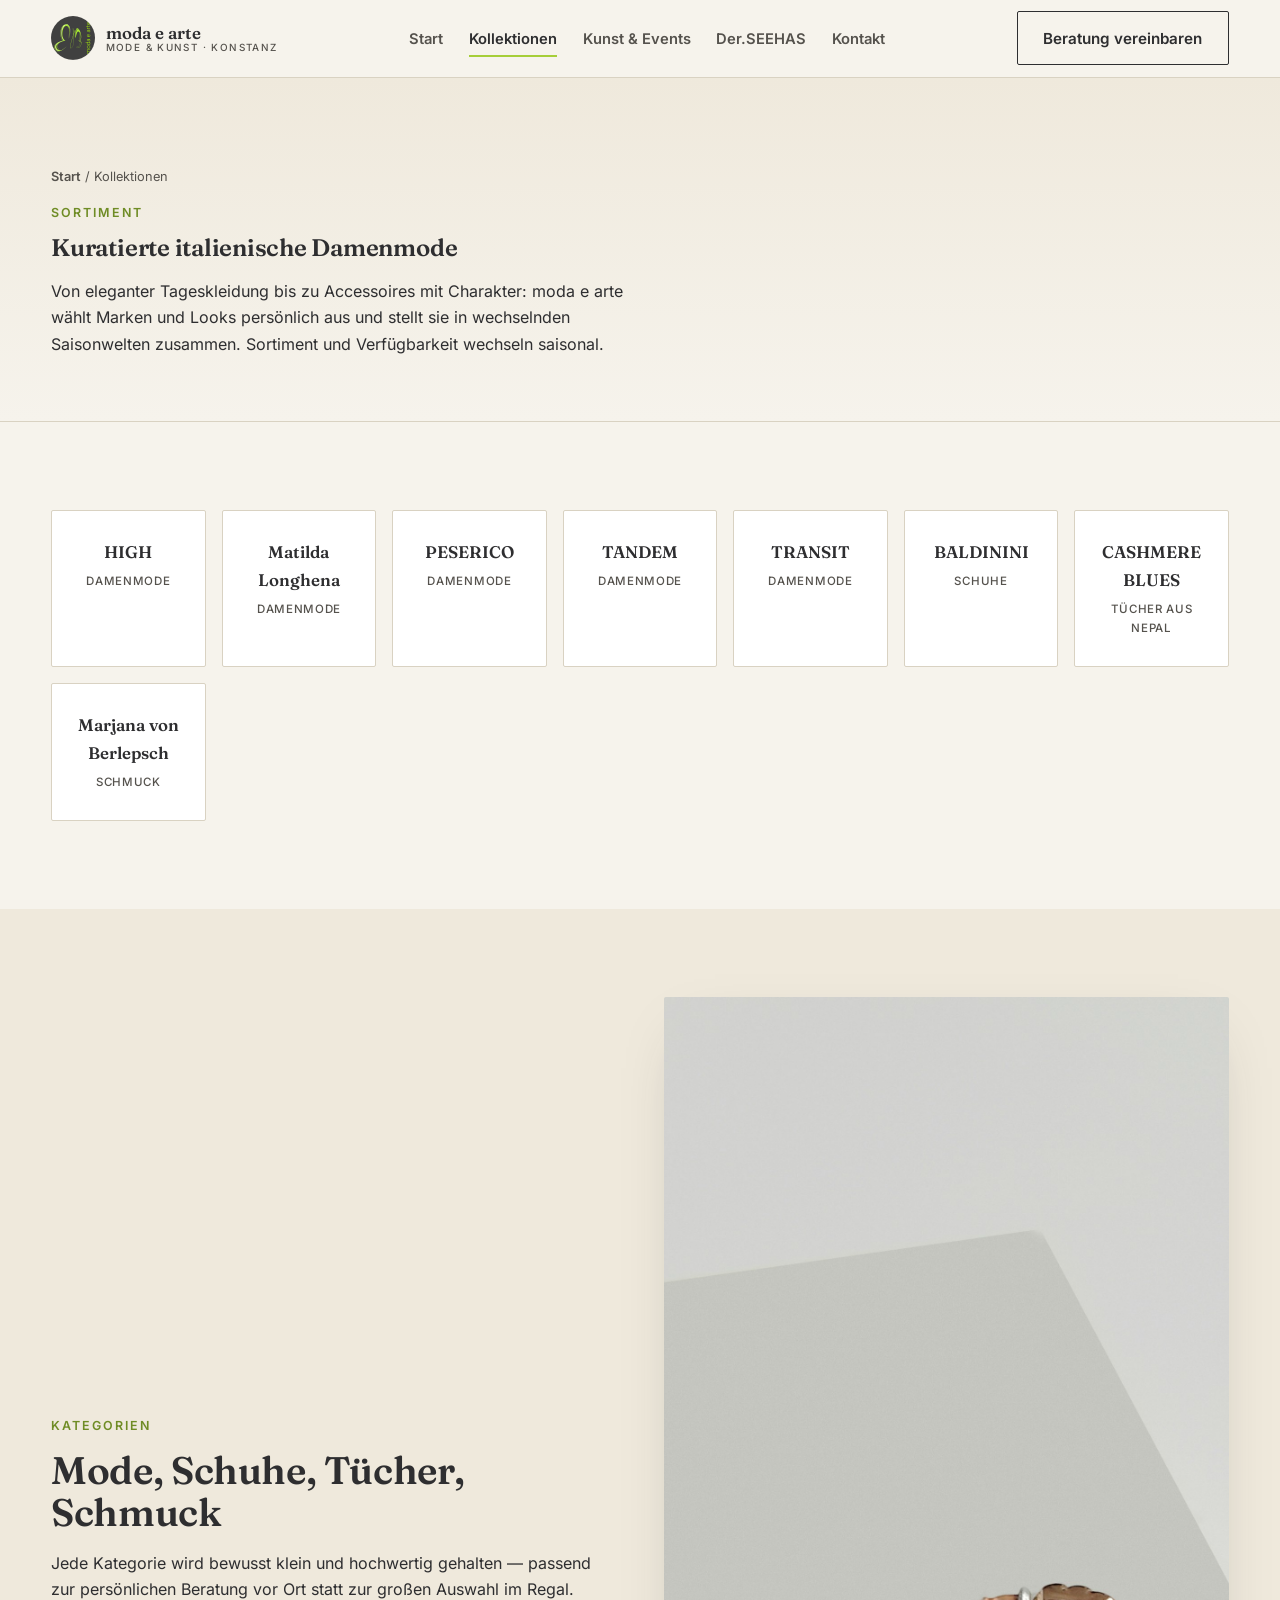
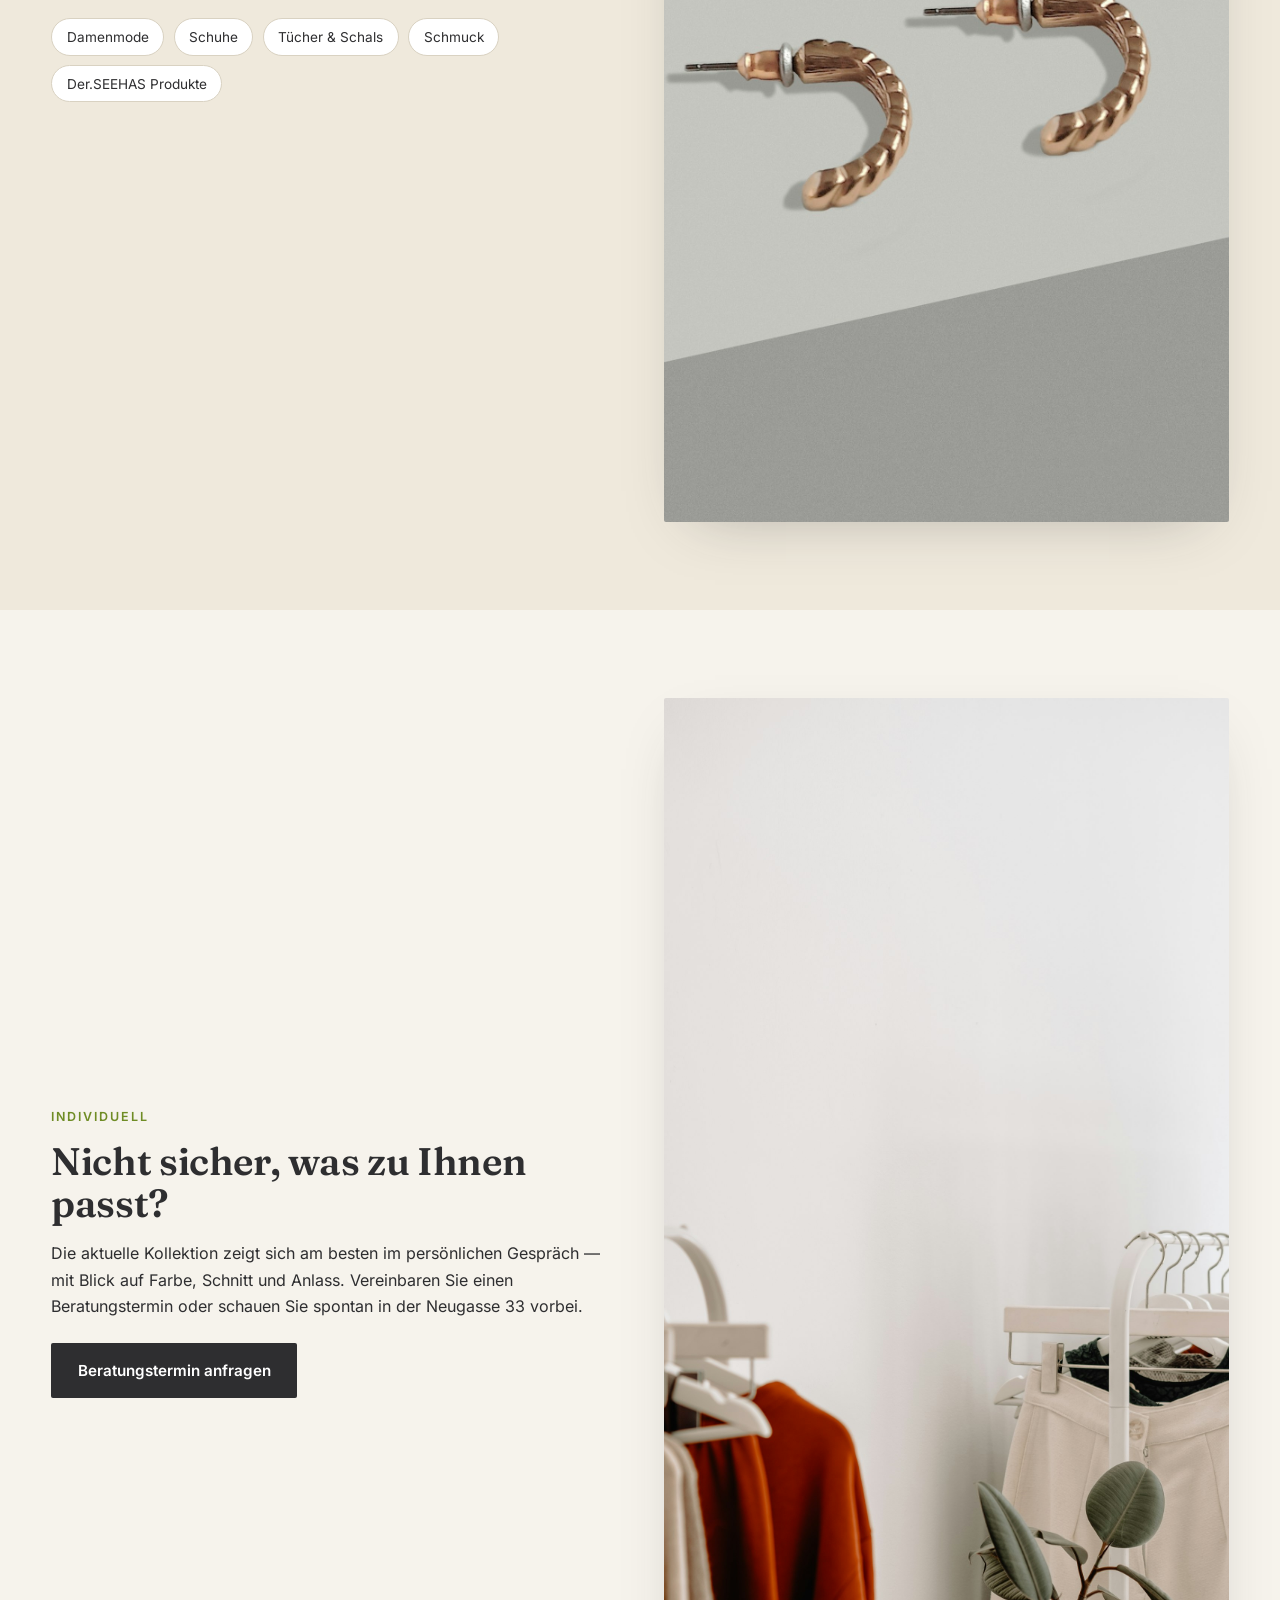
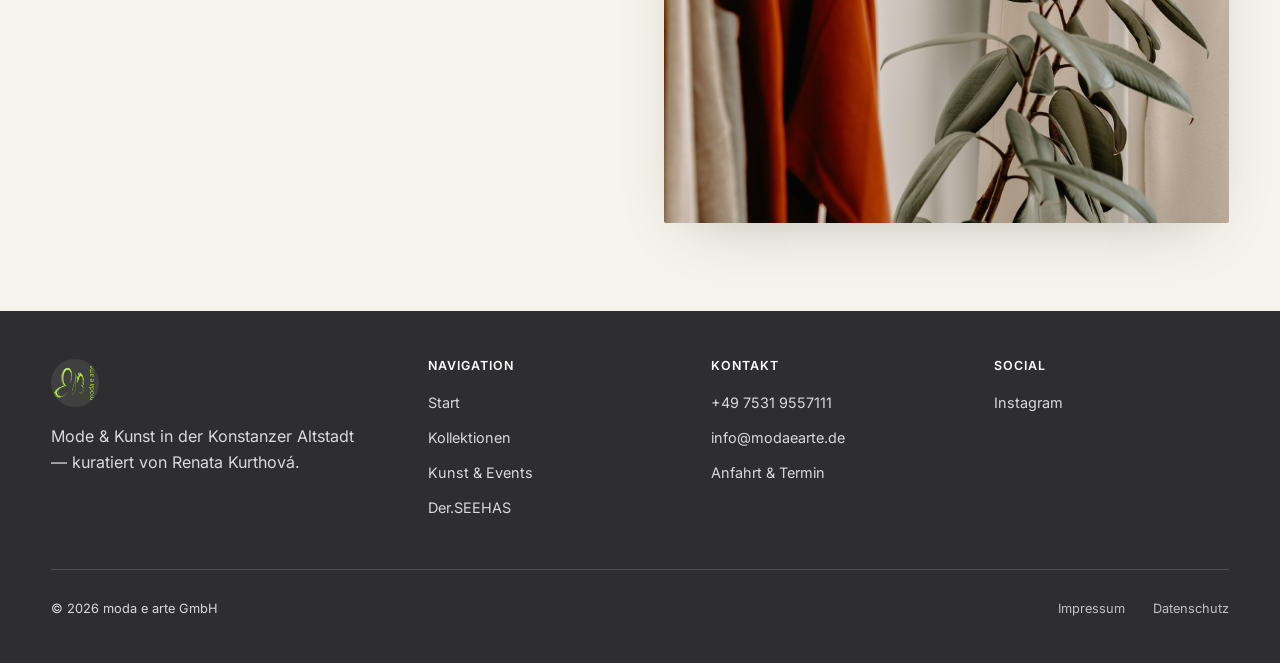
<file: kollektionen.html>
<!DOCTYPE html>
<html lang="de">
<head>
<meta charset="UTF-8">
<meta name="viewport" content="width=device-width, initial-scale=1.0">
<title>Kollektionen &amp; Marken — moda e arte Konstanz</title>
<meta name="description" content="Kuratierte italienische Damenmode bei moda e arte in Konstanz: HIGH, Matilda Longhena, PESERICO, TANDEM, TRANSIT, BALDININI, CASHMERE BLUES und Schmuck von Marjana von Berlepsch.">
<link rel="canonical" href="https://moda-e-arte-konstanz.aurora-innovations.de/kollektionen.html">
<link rel="icon" href="assets/img/logo-original.png" type="image/png">
<meta name="theme-color" content="#2e2e30">
<link rel="stylesheet" href="css/fonts.css">
<link rel="stylesheet" href="css/styles.css">
</head>
<body>
<a class="skip-link" href="#main">Zum Inhalt springen</a>

<header class="site-header">
  <div class="site-header__inner">
    <a class="brand" href="index.html">
      <img src="assets/img/logo-original.png" alt="moda e arte Logo" width="44" height="44">
      <span class="brand__wordmark">moda e arte<span>Mode &amp; Kunst · Konstanz</span></span>
    </a>
    <nav class="nav-primary" aria-label="Hauptnavigation">
      <ul>
        <li><a href="index.html">Start</a></li>
        <li><a href="kollektionen.html" aria-current="page">Kollektionen</a></li>
        <li><a href="kunst.html">Kunst &amp; Events</a></li>
        <li><a href="der-seehas.html">Der.SEEHAS</a></li>
        <li><a href="kontakt.html">Kontakt</a></li>
      </ul>
    </nav>
    <div class="header-cta">
      <a class="btn btn--ghost" href="kontakt.html#beratung">Beratung vereinbaren</a>
      <button class="nav-toggle" aria-label="Menü öffnen" aria-expanded="false" aria-controls="Hauptnavigation">
        <span></span>
      </button>
    </div>
  </div>
</header>

<main id="main">
  <section class="page-hero">
    <div class="container">
      <p class="breadcrumb"><a href="index.html">Start</a> / Kollektionen</p>
      <p class="eyebrow">Sortiment</p>
      <h1>Kuratierte italienische Damenmode</h1>
      <p style="max-width:60ch;">Von eleganter Tageskleidung bis zu Accessoires mit Charakter: moda e arte wählt Marken und Looks persönlich aus und stellt sie in wechselnden Saisonwelten zusammen. Sortiment und Verfügbarkeit wechseln saisonal.</p>
    </div>
  </section>

  <section aria-labelledby="marken-title">
    <div class="container">
      <h2 id="marken-title" class="visually-hidden">Marken</h2>
      <div class="brand-grid reveal">
        <div class="brand-card">HIGH<small>Damenmode</small></div>
        <div class="brand-card">Matilda Longhena<small>Damenmode</small></div>
        <div class="brand-card">PESERICO<small>Damenmode</small></div>
        <div class="brand-card">TANDEM<small>Damenmode</small></div>
        <div class="brand-card">TRANSIT<small>Damenmode</small></div>
        <div class="brand-card">BALDININI<small>Schuhe</small></div>
        <div class="brand-card">CASHMERE BLUES<small>Tücher aus Nepal</small></div>
        <div class="brand-card">Marjana von Berlepsch<small>Schmuck</small></div>
      </div>
    </div>
  </section>

  <section class="bg-deep" aria-labelledby="kategorien-title">
    <div class="container split">
      <div>
        <p class="eyebrow">Kategorien</p>
        <h2 id="kategorien-title">Mode, Schuhe, Tücher, Schmuck</h2>
        <p>Jede Kategorie wird bewusst klein und hochwertig gehalten — passend zur persönlichen Beratung vor Ort statt zur großen Auswahl im Regal.</p>
        <ul class="category-list">
          <li>Damenmode</li>
          <li>Schuhe</li>
          <li>Tücher &amp; Schals</li>
          <li>Schmuck</li>
          <li>Der.SEEHAS Produkte</li>
        </ul>
      </div>
      <div class="split-media">
        <img src="assets/img/jewelry.jpg" alt="Zwei goldfarbene Ohrringe als Detailaufnahme auf hellem Untergrund" loading="lazy" width="900" height="1125">
      </div>
    </div>
  </section>

  <section aria-labelledby="beratung-cta-title">
    <div class="container split split--reverse">
      <div class="split-media">
        <img src="assets/img/boutique-rack.jpg" alt="Kleiderstangen mit sorgfältig ausgewählten Teilen in neutralen Farbtönen" loading="lazy" width="900" height="1125">
      </div>
      <div>
        <p class="eyebrow">Individuell</p>
        <h2 id="beratung-cta-title">Nicht sicher, was zu Ihnen passt?</h2>
        <p>Die aktuelle Kollektion zeigt sich am besten im persönlichen Gespräch — mit Blick auf Farbe, Schnitt und Anlass. Vereinbaren Sie einen Beratungstermin oder schauen Sie spontan in der Neugasse 33 vorbei.</p>
        <p style="margin-top:1.5rem;"><a class="btn btn--primary" href="kontakt.html#beratung">Beratungstermin anfragen</a></p>
      </div>
    </div>
  </section>
</main>

<footer class="site-footer">
  <div class="container">
    <div class="footer-grid">
      <div class="footer-brand">
        <img src="assets/img/logo-original.png" alt="moda e arte Logo" width="48" height="48">
        <p style="max-width:32ch;">Mode &amp; Kunst in der Konstanzer Altstadt — kuratiert von Renata Kurthová.</p>
      </div>
      <div>
        <h4>Navigation</h4>
        <ul>
          <li><a href="index.html">Start</a></li>
          <li><a href="kollektionen.html">Kollektionen</a></li>
          <li><a href="kunst.html">Kunst &amp; Events</a></li>
          <li><a href="der-seehas.html">Der.SEEHAS</a></li>
        </ul>
      </div>
      <div>
        <h4>Kontakt</h4>
        <ul>
          <li><a href="tel:+4975319557111">+49 7531 9557111</a></li>
          <li><a href="mailto:info@modaearte.de">info@modaearte.de</a></li>
          <li><a href="kontakt.html">Anfahrt &amp; Termin</a></li>
        </ul>
      </div>
      <div>
        <h4>Social</h4>
        <ul>
          <li><a href="https://www.instagram.com/modaearte_konstanz/" target="_blank" rel="noopener">Instagram</a></li>
        </ul>
      </div>
    </div>
    <div class="footer-bottom">
      <p>&copy; <span data-year>2026</span> moda e arte GmbH</p>
      <ul>
        <li><a href="impressum.html">Impressum</a></li>
        <li><a href="datenschutz.html">Datenschutz</a></li>
      </ul>
    </div>
  </div>
</footer>

<script src="js/main.js" defer></script>
</body>
</html>
</file>
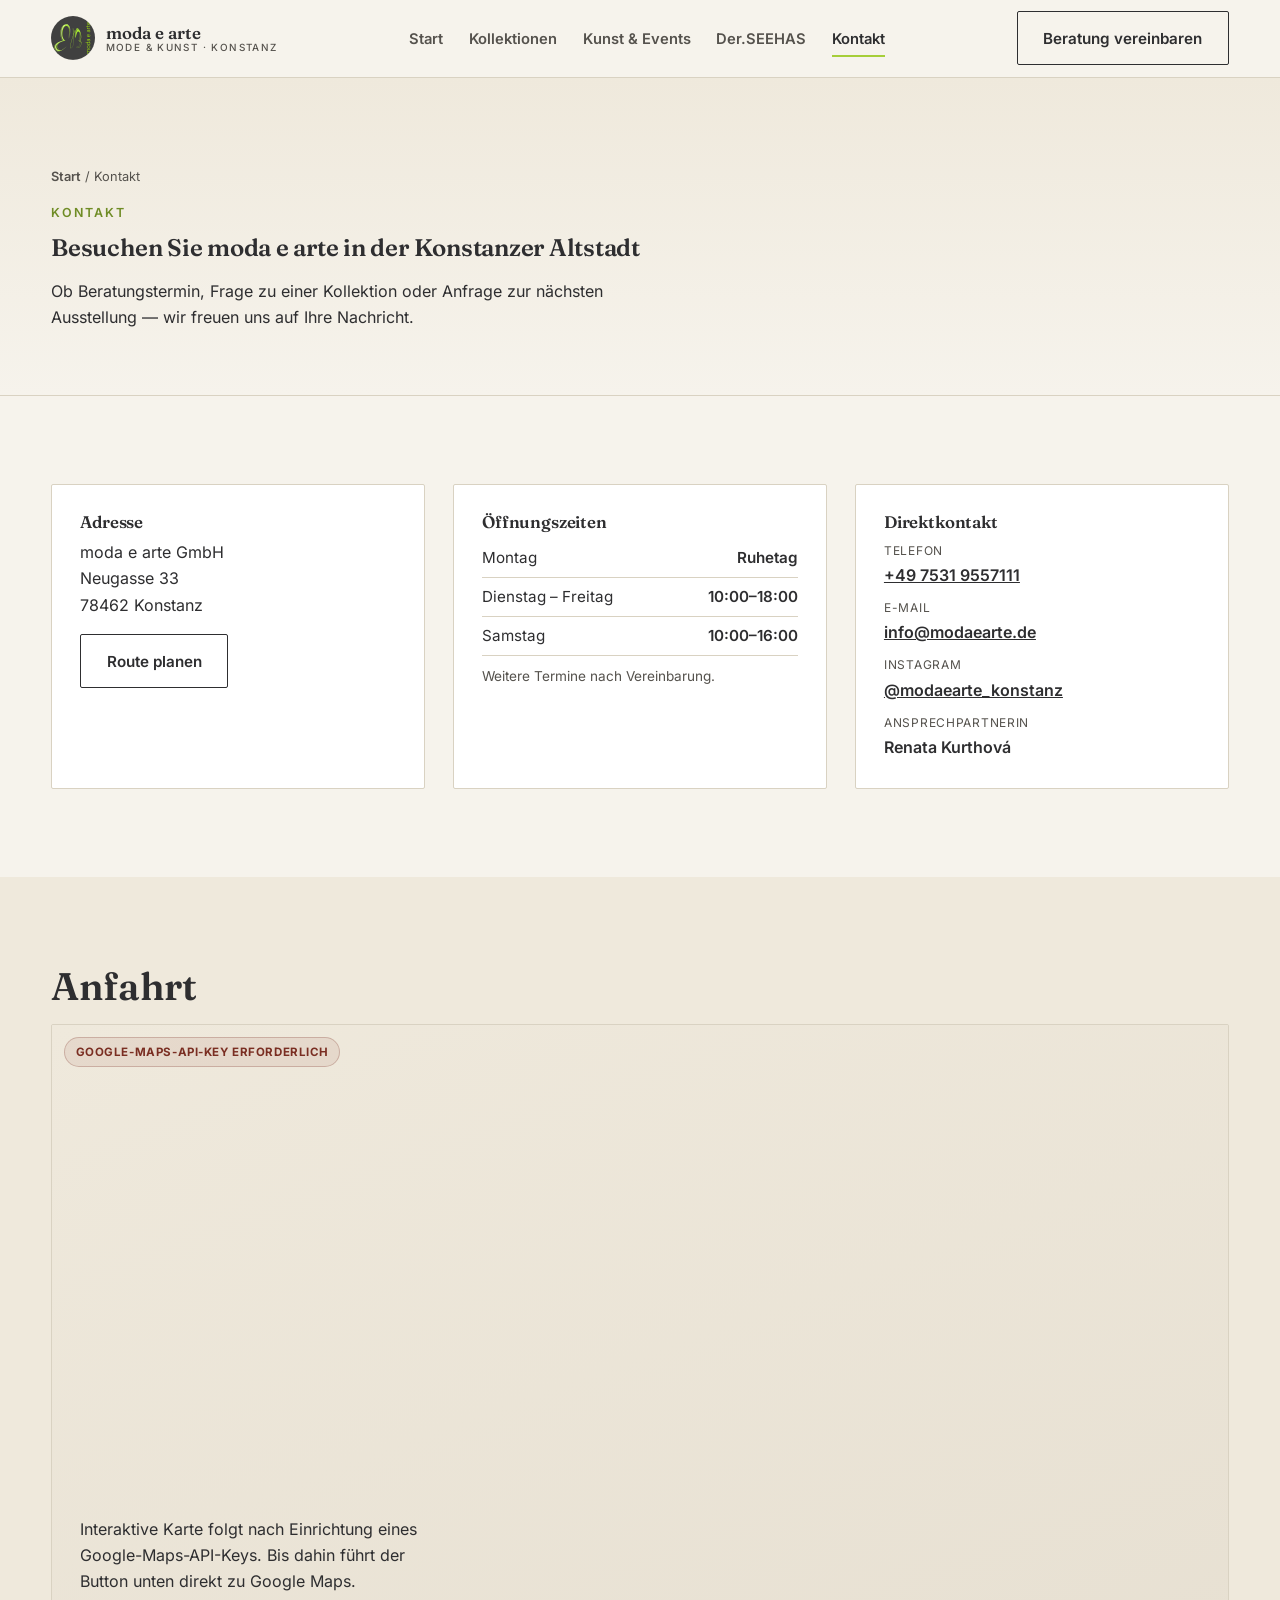
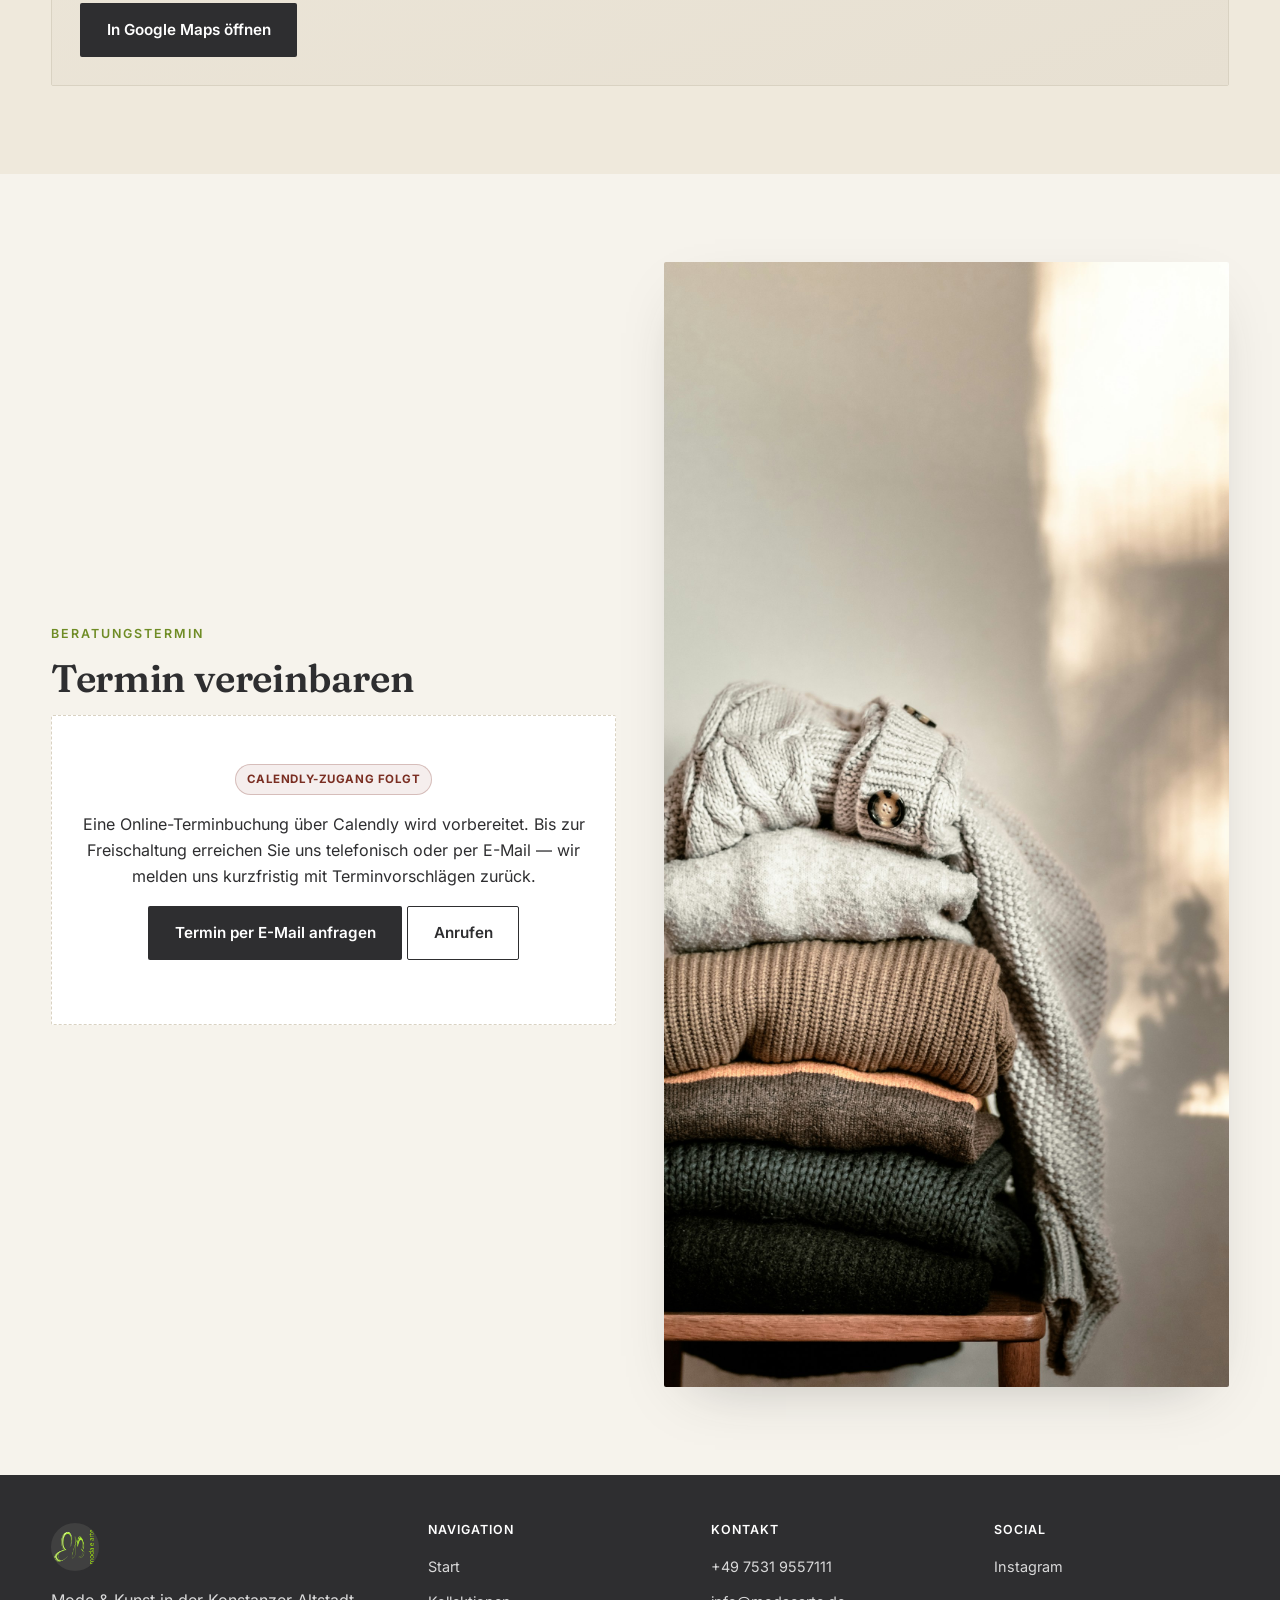
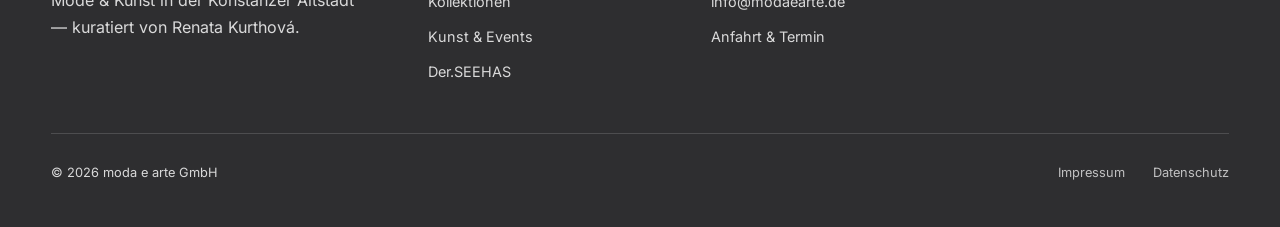
<file: kontakt.html>
<!DOCTYPE html>
<html lang="de">
<head>
<meta charset="UTF-8">
<meta name="viewport" content="width=device-width, initial-scale=1.0">
<title>Kontakt &amp; Beratungstermin — moda e arte Konstanz</title>
<meta name="description" content="Kontakt, Öffnungszeiten und Anfahrt zu moda e arte in der Neugasse 33, Konstanz. Beratungstermine nach Vereinbarung.">
<link rel="canonical" href="https://moda-e-arte-konstanz.aurora-innovations.de/kontakt.html">
<link rel="icon" href="assets/img/logo-original.png" type="image/png">
<meta name="theme-color" content="#2e2e30">
<link rel="stylesheet" href="css/fonts.css">
<link rel="stylesheet" href="css/styles.css">
</head>
<body>
<a class="skip-link" href="#main">Zum Inhalt springen</a>

<header class="site-header">
  <div class="site-header__inner">
    <a class="brand" href="index.html">
      <img src="assets/img/logo-original.png" alt="moda e arte Logo" width="44" height="44">
      <span class="brand__wordmark">moda e arte<span>Mode &amp; Kunst · Konstanz</span></span>
    </a>
    <nav class="nav-primary" aria-label="Hauptnavigation">
      <ul>
        <li><a href="index.html">Start</a></li>
        <li><a href="kollektionen.html">Kollektionen</a></li>
        <li><a href="kunst.html">Kunst &amp; Events</a></li>
        <li><a href="der-seehas.html">Der.SEEHAS</a></li>
        <li><a href="kontakt.html" aria-current="page">Kontakt</a></li>
      </ul>
    </nav>
    <div class="header-cta">
      <a class="btn btn--ghost" href="#beratung">Beratung vereinbaren</a>
      <button class="nav-toggle" aria-label="Menü öffnen" aria-expanded="false" aria-controls="Hauptnavigation">
        <span></span>
      </button>
    </div>
  </div>
</header>

<main id="main">
  <section class="page-hero">
    <div class="container">
      <p class="breadcrumb"><a href="index.html">Start</a> / Kontakt</p>
      <p class="eyebrow">Kontakt</p>
      <h1>Besuchen Sie moda e arte in der Konstanzer Altstadt</h1>
      <p style="max-width:60ch;">Ob Beratungstermin, Frage zu einer Kollektion oder Anfrage zur nächsten Ausstellung — wir freuen uns auf Ihre Nachricht.</p>
    </div>
  </section>

  <section aria-labelledby="info-title">
    <div class="container">
      <h2 id="info-title" class="visually-hidden">Kontaktinformationen</h2>
      <div class="info-grid reveal">
        <div class="info-card">
          <h3>Adresse</h3>
          <p>moda e arte GmbH<br>Neugasse 33<br>78462 Konstanz</p>
          <a class="btn btn--ghost" href="https://www.google.com/maps/search/?api=1&amp;query=moda%20e%20arte%20GmbH%2C%20Neugasse%2033%2C%2078462%20Konstanz" target="_blank" rel="noopener">Route planen</a>
        </div>
        <div class="info-card">
          <h3>Öffnungszeiten</h3>
          <table class="hours-table">
            <tbody>
              <tr><td>Montag</td><td>Ruhetag</td></tr>
              <tr><td>Dienstag – Freitag</td><td>10:00–18:00</td></tr>
              <tr><td>Samstag</td><td>10:00–16:00</td></tr>
            </tbody>
          </table>
          <p style="margin-top:0.6rem; font-size:0.85rem; color:var(--ink-soft);">Weitere Termine nach Vereinbarung.</p>
        </div>
        <div class="info-card">
          <h3>Direktkontakt</h3>
          <dl>
            <dt>Telefon</dt>
            <dd><a href="tel:+4975319557111">+49 7531 9557111</a></dd>
            <dt>E-Mail</dt>
            <dd><a href="mailto:info@modaearte.de">info@modaearte.de</a></dd>
            <dt>Instagram</dt>
            <dd><a href="https://www.instagram.com/modaearte_konstanz/" target="_blank" rel="noopener">@modaearte_konstanz</a></dd>
            <dt>Ansprechpartnerin</dt>
            <dd>Renata Kurthová</dd>
          </dl>
        </div>
      </div>
    </div>
  </section>

  <section class="bg-deep" aria-labelledby="anfahrt-title">
    <div class="container">
      <h2 id="anfahrt-title">Anfahrt</h2>
      <div class="map-embed">
        <span class="placeholder-note" style="position:absolute; top:0.75rem; left:0.75rem; z-index:2;">Google-Maps-API-Key erforderlich</span>
        <div class="map-fallback">
          <p style="margin:0; max-width:34ch; color:var(--ink);">Interaktive Karte folgt nach Einrichtung eines Google-Maps-API-Keys. Bis dahin führt der Button unten direkt zu Google Maps.</p>
          <a class="btn btn--primary" href="https://www.google.com/maps/search/?api=1&amp;query=moda%20e%20arte%20GmbH%2C%20Neugasse%2033%2C%2078462%20Konstanz" target="_blank" rel="noopener">In Google Maps öffnen</a>
        </div>
        <!--
          Platzhalter für interaktive Einbindung, sobald ein API-Key vorliegt:
          <iframe src="https://www.google.com/maps/embed/v1/place?key=IHR_GOOGLE_MAPS_API_KEY&q=moda+e+arte+GmbH,Neugasse+33,78462+Konstanz" loading="lazy" allowfullscreen title="Standort moda e arte auf Google Maps"></iframe>
        -->
      </div>
    </div>
  </section>

  <section id="beratung" aria-labelledby="beratung-title">
    <div class="container split">
      <div>
        <p class="eyebrow">Beratungstermin</p>
        <h2 id="beratung-title">Termin vereinbaren</h2>
        <div class="calendly-embed">
          <span class="placeholder-note">Calendly-Zugang folgt</span>
          <p style="margin-top:1rem;">Eine Online-Terminbuchung über Calendly wird vorbereitet. Bis zur Freischaltung erreichen Sie uns telefonisch oder per E-Mail — wir melden uns kurzfristig mit Terminvorschlägen zurück.</p>
          <p style="margin-top:1rem;">
            <a class="btn btn--primary" href="mailto:info@modaearte.de?subject=Beratungstermin%20moda%20e%20arte">Termin per E-Mail anfragen</a>
            <a class="btn btn--ghost" href="tel:+4975319557111">Anrufen</a>
          </p>
          <!-- Platzhalter für spätere Einbindung: <div class="calendly-inline-widget" data-url="https://calendly.com/moda-e-arte/beratung"></div> -->
        </div>
      </div>
      <div class="split-media">
        <img src="assets/img/textiles.jpg" alt="Gestapelte hochwertige Strickteile in warmen Naturtönen als Sinnbild für persönliche Beratung" loading="lazy" width="900" height="1125">
      </div>
    </div>
  </section>
</main>

<footer class="site-footer">
  <div class="container">
    <div class="footer-grid">
      <div class="footer-brand">
        <img src="assets/img/logo-original.png" alt="moda e arte Logo" width="48" height="48">
        <p style="max-width:32ch;">Mode &amp; Kunst in der Konstanzer Altstadt — kuratiert von Renata Kurthová.</p>
      </div>
      <div>
        <h4>Navigation</h4>
        <ul>
          <li><a href="index.html">Start</a></li>
          <li><a href="kollektionen.html">Kollektionen</a></li>
          <li><a href="kunst.html">Kunst &amp; Events</a></li>
          <li><a href="der-seehas.html">Der.SEEHAS</a></li>
        </ul>
      </div>
      <div>
        <h4>Kontakt</h4>
        <ul>
          <li><a href="tel:+4975319557111">+49 7531 9557111</a></li>
          <li><a href="mailto:info@modaearte.de">info@modaearte.de</a></li>
          <li><a href="kontakt.html">Anfahrt &amp; Termin</a></li>
        </ul>
      </div>
      <div>
        <h4>Social</h4>
        <ul>
          <li><a href="https://www.instagram.com/modaearte_konstanz/" target="_blank" rel="noopener">Instagram</a></li>
        </ul>
      </div>
    </div>
    <div class="footer-bottom">
      <p>&copy; <span data-year>2026</span> moda e arte GmbH</p>
      <ul>
        <li><a href="impressum.html">Impressum</a></li>
        <li><a href="datenschutz.html">Datenschutz</a></li>
      </ul>
    </div>
  </div>
</footer>

<script src="js/main.js" defer></script>
</body>
</html>
</file>
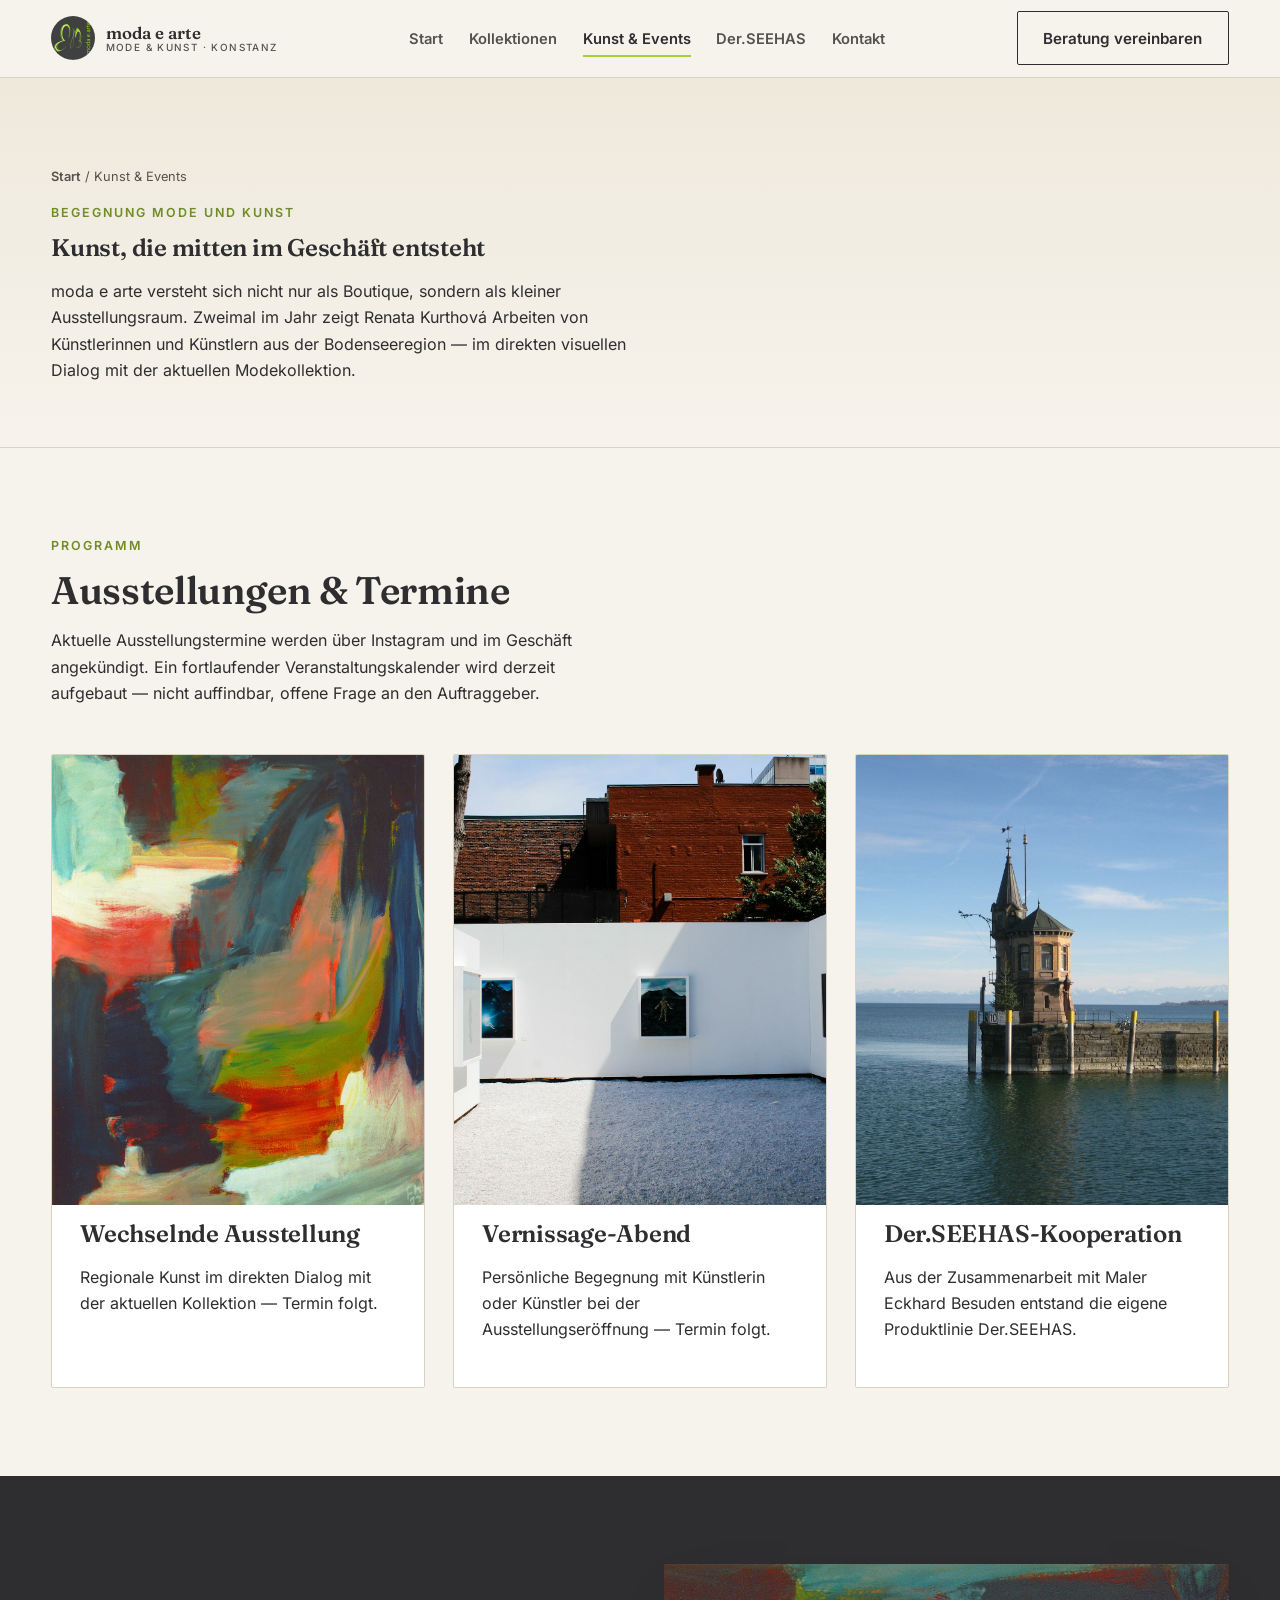
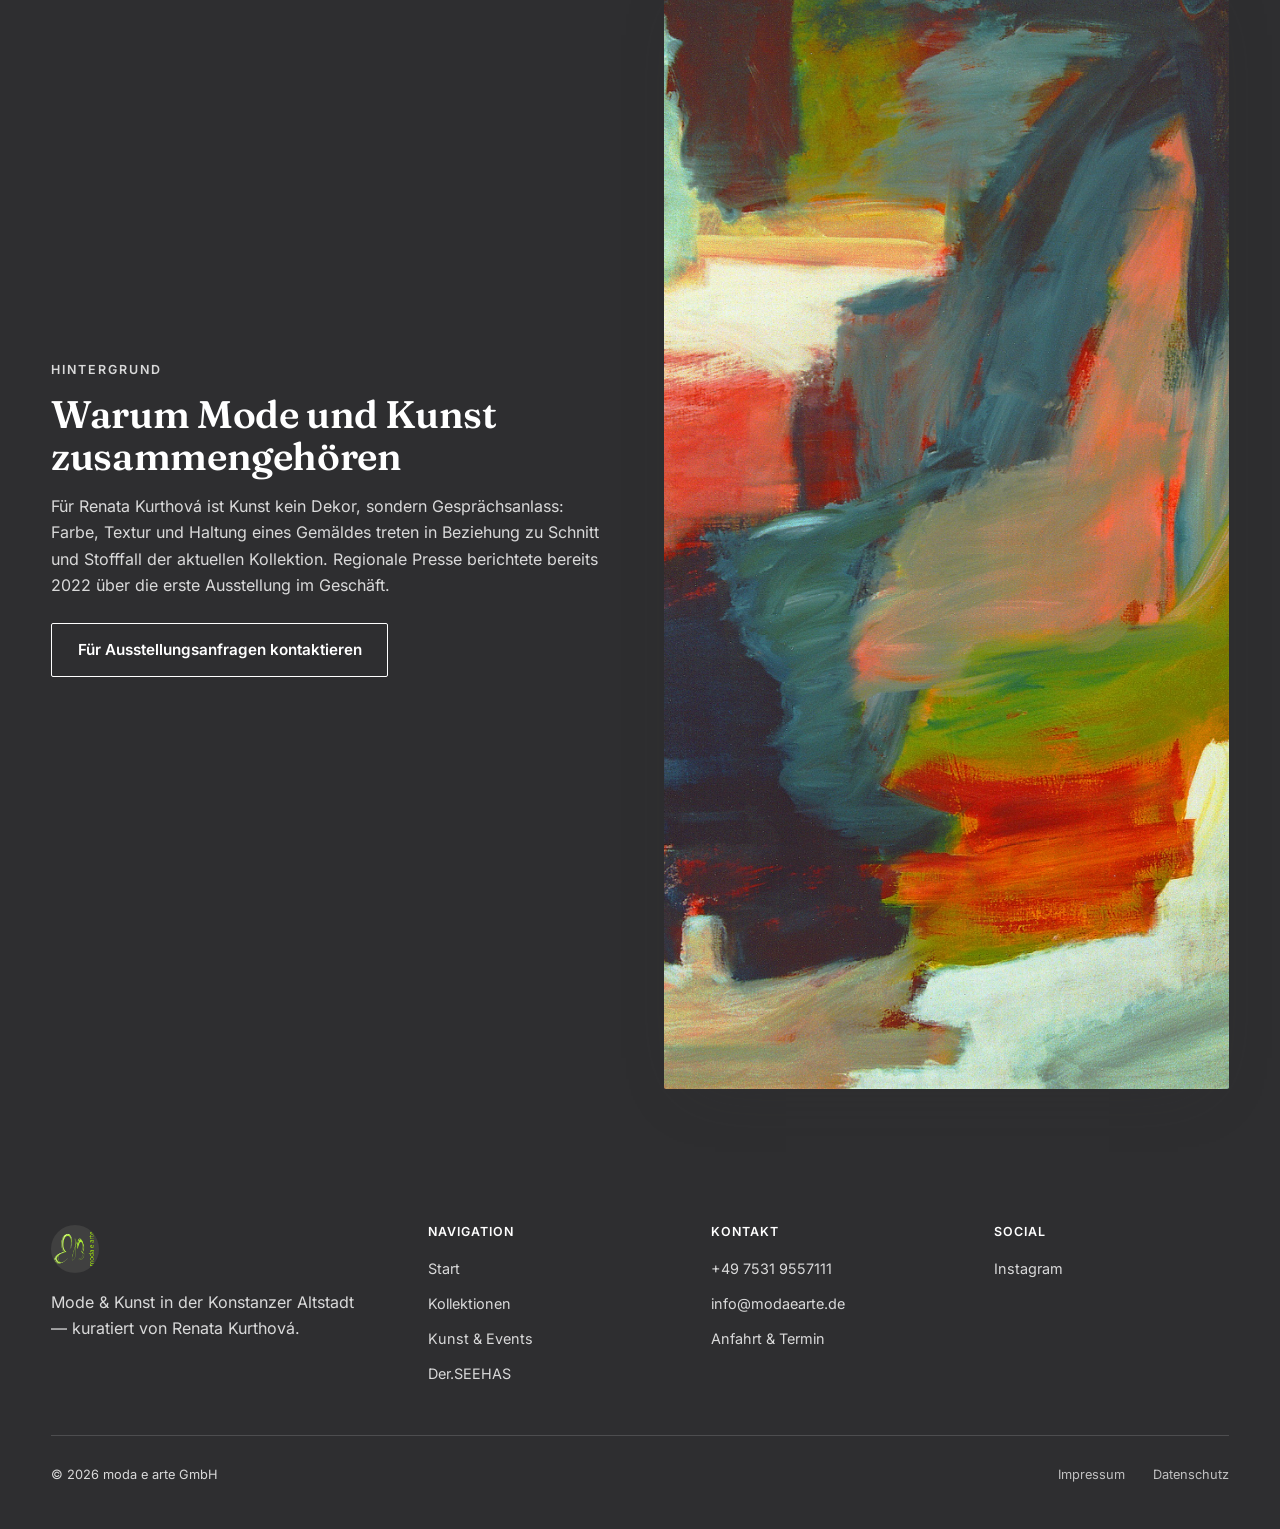
<file: kunst.html>
<!DOCTYPE html>
<html lang="de">
<head>
<meta charset="UTF-8">
<meta name="viewport" content="width=device-width, initial-scale=1.0">
<title>Kunst &amp; Veranstaltungen — moda e arte Konstanz</title>
<meta name="description" content="moda e arte in Konstanz zeigt zweimal jährlich wechselnde Kunstausstellungen regionaler Künstlerinnen und Künstler aus der Bodenseeregion — mitten im Geschäft.">
<link rel="canonical" href="https://moda-e-arte-konstanz.aurora-innovations.de/kunst.html">
<link rel="icon" href="assets/img/logo-original.png" type="image/png">
<meta name="theme-color" content="#2e2e30">
<link rel="stylesheet" href="css/fonts.css">
<link rel="stylesheet" href="css/styles.css">
</head>
<body>
<a class="skip-link" href="#main">Zum Inhalt springen</a>

<header class="site-header">
  <div class="site-header__inner">
    <a class="brand" href="index.html">
      <img src="assets/img/logo-original.png" alt="moda e arte Logo" width="44" height="44">
      <span class="brand__wordmark">moda e arte<span>Mode &amp; Kunst · Konstanz</span></span>
    </a>
    <nav class="nav-primary" aria-label="Hauptnavigation">
      <ul>
        <li><a href="index.html">Start</a></li>
        <li><a href="kollektionen.html">Kollektionen</a></li>
        <li><a href="kunst.html" aria-current="page">Kunst &amp; Events</a></li>
        <li><a href="der-seehas.html">Der.SEEHAS</a></li>
        <li><a href="kontakt.html">Kontakt</a></li>
      </ul>
    </nav>
    <div class="header-cta">
      <a class="btn btn--ghost" href="kontakt.html#beratung">Beratung vereinbaren</a>
      <button class="nav-toggle" aria-label="Menü öffnen" aria-expanded="false" aria-controls="Hauptnavigation">
        <span></span>
      </button>
    </div>
  </div>
</header>

<main id="main">
  <section class="page-hero">
    <div class="container">
      <p class="breadcrumb"><a href="index.html">Start</a> / Kunst &amp; Events</p>
      <p class="eyebrow">Begegnung Mode und Kunst</p>
      <h1>Kunst, die mitten im Geschäft entsteht</h1>
      <p style="max-width:60ch;">moda e arte versteht sich nicht nur als Boutique, sondern als kleiner Ausstellungsraum. Zweimal im Jahr zeigt Renata Kurthová Arbeiten von Künstlerinnen und Künstlern aus der Bodenseeregion — im direkten visuellen Dialog mit der aktuellen Modekollektion.</p>
    </div>
  </section>

  <section aria-labelledby="programm-title">
    <div class="container">
      <div class="section-head reveal">
        <p class="eyebrow">Programm</p>
        <h2 id="programm-title">Ausstellungen &amp; Termine</h2>
        <p>Aktuelle Ausstellungstermine werden über Instagram und im Geschäft angekündigt. Ein fortlaufender Veranstaltungskalender wird derzeit aufgebaut — nicht auffindbar, offene Frage an den Auftraggeber.</p>
      </div>
      <div class="event-grid reveal">
        <article class="event-card">
          <img src="assets/img/art-painting.jpg" alt="Abstraktes Gemälde in Rot-, Blau- und Grüntönen mit ausdrucksstarken Pinselstrichen" loading="lazy" width="600" height="450">
          <div class="event-card__body">
            <h3>Wechselnde Ausstellung</h3>
            <p>Regionale Kunst im direkten Dialog mit der aktuellen Kollektion — Termin folgt.</p>
          </div>
        </article>
        <article class="event-card">
          <img src="assets/img/gallery-wall.jpg" alt="Ausstellungswand mit gerahmten Werken in einer hellen Galerieumgebung" loading="lazy" width="600" height="450">
          <div class="event-card__body">
            <h3>Vernissage-Abend</h3>
            <p>Persönliche Begegnung mit Künstlerin oder Künstler bei der Ausstellungseröffnung — Termin folgt.</p>
          </div>
        </article>
        <article class="event-card">
          <img src="assets/img/konstanz-imperia.jpg" alt="Historischer Hafenturm am Bodensee in Konstanz" loading="lazy" width="600" height="450">
          <div class="event-card__body">
            <h3>Der.SEEHAS-Kooperation</h3>
            <p>Aus der Zusammenarbeit mit Maler Eckhard Besuden entstand die eigene Produktlinie Der.SEEHAS.</p>
          </div>
        </article>
      </div>
    </div>
  </section>

  <section class="bg-ink" aria-labelledby="hintergrund-title">
    <div class="container split split--reverse">
      <div class="split-media">
        <img src="assets/img/art-painting.jpg" alt="Detailansicht eines abstrakten Gemäldes" loading="lazy" width="900" height="1125">
      </div>
      <div>
        <p class="eyebrow">Hintergrund</p>
        <h2 id="hintergrund-title">Warum Mode und Kunst zusammengehören</h2>
        <p>Für Renata Kurthová ist Kunst kein Dekor, sondern Gesprächsanlass: Farbe, Textur und Haltung eines Gemäldes treten in Beziehung zu Schnitt und Stofffall der aktuellen Kollektion. Regionale Presse berichtete bereits 2022 über die erste Ausstellung im Geschäft.</p>
        <p style="margin-top:1.5rem;"><a class="btn btn--on-dark" href="kontakt.html">Für Ausstellungsanfragen kontaktieren</a></p>
      </div>
    </div>
  </section>
</main>

<footer class="site-footer">
  <div class="container">
    <div class="footer-grid">
      <div class="footer-brand">
        <img src="assets/img/logo-original.png" alt="moda e arte Logo" width="48" height="48">
        <p style="max-width:32ch;">Mode &amp; Kunst in der Konstanzer Altstadt — kuratiert von Renata Kurthová.</p>
      </div>
      <div>
        <h4>Navigation</h4>
        <ul>
          <li><a href="index.html">Start</a></li>
          <li><a href="kollektionen.html">Kollektionen</a></li>
          <li><a href="kunst.html">Kunst &amp; Events</a></li>
          <li><a href="der-seehas.html">Der.SEEHAS</a></li>
        </ul>
      </div>
      <div>
        <h4>Kontakt</h4>
        <ul>
          <li><a href="tel:+4975319557111">+49 7531 9557111</a></li>
          <li><a href="mailto:info@modaearte.de">info@modaearte.de</a></li>
          <li><a href="kontakt.html">Anfahrt &amp; Termin</a></li>
        </ul>
      </div>
      <div>
        <h4>Social</h4>
        <ul>
          <li><a href="https://www.instagram.com/modaearte_konstanz/" target="_blank" rel="noopener">Instagram</a></li>
        </ul>
      </div>
    </div>
    <div class="footer-bottom">
      <p>&copy; <span data-year>2026</span> moda e arte GmbH</p>
      <ul>
        <li><a href="impressum.html">Impressum</a></li>
        <li><a href="datenschutz.html">Datenschutz</a></li>
      </ul>
    </div>
  </div>
</footer>

<script src="js/main.js" defer></script>
</body>
</html>
</file>
<file: css/fonts.css>
@font-face {
  font-family: "Fraunces";
  font-style: normal;
  font-weight: 400 700;
  font-display: swap;
  src: url("../assets/fonts/fraunces-normal.woff2") format("woff2");
}

@font-face {
  font-family: "Fraunces";
  font-style: italic;
  font-weight: 400 700;
  font-display: swap;
  src: url("../assets/fonts/fraunces-italic.woff2") format("woff2");
}

@font-face {
  font-family: "Inter";
  font-style: normal;
  font-weight: 400 700;
  font-display: swap;
  src: url("../assets/fonts/inter-variable.woff2") format("woff2");
}
</file>
<file: css/styles.css>
/* ==========================================================================
   moda e arte GmbH — Editorial Boutique-Website
   Design-Tokens aus phase2_markenanalyse.md (Farben aus offiziellem Logo)
   ========================================================================== */

:root {
  --ink: #2e2e30;
  --ink-soft: #55524d;
  --paper: #f6f3ec;
  --paper-deep: #efe9dc;
  --sand: #e7e0d2;
  --lime: #a6ce39;
  --lime-deep: #6f8c25;
  --bordeaux: #7a2e22;
  --white: #ffffff;
  --line: #d9d2c2;

  --font-display: "Fraunces", Georgia, "Times New Roman", serif;
  --font-body: "Inter", -apple-system, BlinkMacSystemFont, "Segoe UI", sans-serif;

  --nav-gap: clamp(1.25rem, 2vw, 2.25rem);
  --container: min(1240px, 92vw);
  --radius: 2px;

  --space-xs: 0.5rem;
  --space-s: 1rem;
  --space-m: 1.75rem;
  --space-l: 3rem;
  --space-xl: 5.5rem;

  --shadow-soft: 0 20px 60px -30px rgba(46, 46, 48, 0.35);
}

/* ---------- Reset ---------- */
*,
*::before,
*::after {
  box-sizing: border-box;
}

html {
  scroll-behavior: smooth;
}

@media (prefers-reduced-motion: reduce) {
  html {
    scroll-behavior: auto;
  }
  *,
  *::before,
  *::after {
    animation-duration: 0.001ms !important;
    animation-iteration-count: 1 !important;
    transition-duration: 0.001ms !important;
    scroll-behavior: auto !important;
  }
}

body {
  margin: 0;
  background: var(--paper);
  color: var(--ink);
  font-family: var(--font-body);
  font-size: 1rem;
  line-height: 1.65;
  -webkit-font-smoothing: antialiased;
}

img {
  max-width: 100%;
  display: block;
}

a {
  color: inherit;
}

h1,
h2,
h3,
h4 {
  font-family: var(--font-display);
  font-weight: 600;
  line-height: 1.1;
  margin: 0 0 var(--space-s);
  letter-spacing: -0.01em;
}

h2 {
  font-size: clamp(1.7rem, 3vw, 2.5rem);
}

h3 {
  font-size: clamp(1.2rem, 2vw, 1.5rem);
}

p {
  margin: 0 0 var(--space-s);
  max-width: 62ch;
}

ul {
  padding: 0;
  list-style: none;
  margin: 0;
}

.container {
  width: var(--container);
  margin-inline: auto;
}

section {
  padding-block: var(--space-xl);
}

.visually-hidden {
  position: absolute;
  width: 1px;
  height: 1px;
  overflow: hidden;
  clip: rect(0 0 0 0);
  white-space: nowrap;
  border: 0;
  padding: 0;
  margin: -1px;
}

.skip-link {
  position: absolute;
  left: var(--space-s);
  top: -60px;
  background: var(--ink);
  color: var(--white);
  padding: 0.75rem 1.25rem;
  border-radius: var(--radius);
  z-index: 1000;
  transition: top 0.2s ease;
}

.skip-link:focus {
  top: var(--space-s);
}

:focus-visible {
  outline: 3px solid var(--lime-deep);
  outline-offset: 3px;
}

/* ---------- Buttons ---------- */
.btn {
  display: inline-flex;
  align-items: center;
  gap: 0.5rem;
  padding: 0.85rem 1.6rem;
  border-radius: var(--radius);
  font-family: var(--font-body);
  font-weight: 600;
  font-size: 0.95rem;
  text-decoration: none;
  border: 1.5px solid transparent;
  cursor: pointer;
  transition: transform 0.2s ease, background-color 0.2s ease, color 0.2s ease, border-color 0.2s ease;
  white-space: nowrap;
}

.btn--primary {
  background: var(--ink);
  color: var(--white);
}

.btn--primary:hover {
  background: var(--lime-deep);
  transform: translateY(-2px);
}

.btn--ghost {
  border-color: var(--ink);
  color: var(--ink);
  background: transparent;
}

.btn--ghost:hover {
  background: var(--ink);
  color: var(--white);
  transform: translateY(-2px);
}

.btn--on-dark {
  border-color: var(--white);
  color: var(--white);
}

.btn--on-dark:hover {
  background: var(--white);
  color: var(--ink);
}

.eyebrow {
  font-family: var(--font-body);
  text-transform: uppercase;
  letter-spacing: 0.16em;
  font-size: 0.78rem;
  font-weight: 600;
  color: var(--lime-deep);
  margin: 0 0 0.75rem;
}

/* ==========================================================================
   Header / Navigation
   ========================================================================== */
.site-header {
  position: sticky;
  top: 0;
  z-index: 500;
  background: rgba(246, 243, 236, 0.97);
  border-bottom: 1px solid var(--line);
}

.site-header__inner {
  width: var(--container);
  margin-inline: auto;
  display: flex;
  align-items: center;
  justify-content: space-between;
  gap: var(--space-m);
  padding-block: 0.7rem;
}

.brand {
  display: flex;
  align-items: center;
  gap: 0.65rem;
  text-decoration: none;
  flex-shrink: 0;
}

.brand img {
  height: 44px;
  width: 44px;
  border-radius: 50%;
}

.brand__wordmark {
  font-family: var(--font-display);
  font-size: 1.05rem;
  font-weight: 600;
  color: var(--ink);
  line-height: 1.1;
  white-space: nowrap;
}

.brand__wordmark span {
  display: block;
  font-family: var(--font-body);
  font-size: 0.62rem;
  font-weight: 500;
  letter-spacing: 0.14em;
  text-transform: uppercase;
  color: var(--ink-soft);
}

.nav-primary ul {
  display: flex;
  align-items: center;
  gap: var(--nav-gap);
}

.nav-primary a {
  text-decoration: none;
  font-size: 0.92rem;
  font-weight: 600;
  color: var(--ink-soft);
  white-space: nowrap;
  padding-block: 0.4rem;
  border-bottom: 2px solid transparent;
  transition: color 0.2s ease, border-color 0.2s ease;
}

.nav-primary a:hover,
.nav-primary a[aria-current="page"] {
  color: var(--ink);
  border-color: var(--lime);
}

.header-cta {
  display: flex;
  align-items: center;
  gap: var(--space-s);
  flex-shrink: 0;
}

.nav-toggle {
  display: none;
  align-items: center;
  justify-content: center;
  width: 44px;
  height: 44px;
  border-radius: 50%;
  border: 1.5px solid var(--ink);
  background: transparent;
  cursor: pointer;
}

.nav-toggle span,
.nav-toggle span::before,
.nav-toggle span::after {
  content: "";
  display: block;
  width: 20px;
  height: 2px;
  background: var(--ink);
  position: relative;
  transition: transform 0.2s ease, opacity 0.2s ease;
}

.nav-toggle span::before {
  position: absolute;
  top: -6px;
}

.nav-toggle span::after {
  position: absolute;
  top: 6px;
}

@media (max-width: 900px) {
  .nav-toggle {
    display: inline-flex;
  }

  .nav-primary {
    position: fixed;
    inset: 0 0 0 30%;
    background: var(--paper);
    padding: 6.5rem var(--space-m) var(--space-m);
    transform: translateX(100%);
    transition: transform 0.3s ease;
    box-shadow: var(--shadow-soft);
  }

  .nav-primary ul {
    flex-direction: column;
    align-items: flex-start;
    gap: var(--space-m);
  }

  .nav-primary a {
    font-size: 1.2rem;
  }

  body.nav-open .nav-primary {
    transform: translateX(0);
  }

  .header-cta .btn--ghost {
    display: none;
  }
}

/* ==========================================================================
   Hero
   ========================================================================== */
.hero {
  position: relative;
  min-height: 92vh;
  display: grid;
  align-items: end;
  overflow: hidden;
  color: var(--white);
}

.hero-visual {
  position: absolute;
  inset: 0;
  background: var(--ink);
}

.hero-layer {
  position: absolute;
  inset: 0;
  background-size: cover;
  background-position: center;
  will-change: transform;
}

.hero-layer--mode {
  background-image: url("../assets/img/boutique-rack.jpg");
}

.hero-layer--art {
  background-image: url("../assets/img/art-painting.jpg");
  clip-path: inset(0 0 0 46%);
  animation: heroWipeArt 2.4s cubic-bezier(0.16, 0.8, 0.3, 1) both;
  animation-delay: 0.15s;
}

.hero-divider {
  position: absolute;
  top: 0;
  bottom: 0;
  left: 46%;
  width: 4px;
  background: var(--sand);
  box-shadow: 0 0 24px rgba(246, 243, 236, 0.6);
  animation: heroDivider 2.4s cubic-bezier(0.16, 0.8, 0.3, 1) both;
  animation-delay: 0.15s;
}

.hero-scrim {
  position: absolute;
  inset: 0;
  background: linear-gradient(0deg, rgba(20, 20, 20, 0.82) 0%, rgba(20, 20, 20, 0.15) 55%, rgba(20, 20, 20, 0.35) 100%);
}

.hero-labels {
  position: absolute;
  inset: 0;
  pointer-events: none;
}

.hero-labels span {
  position: absolute;
  top: 12%;
  font-family: var(--font-body);
  font-size: 0.75rem;
  letter-spacing: 0.3em;
  text-transform: uppercase;
  color: var(--white);
  opacity: 0;
  animation: heroLabel 2.4s ease both;
}

.hero-labels .label-mode {
  left: 8%;
  animation-delay: 0.3s;
}

.hero-labels .label-art {
  right: 8%;
  animation-delay: 0.3s;
}

@keyframes heroWipeArt {
  from {
    clip-path: inset(0 0 0 100%);
  }
  to {
    clip-path: inset(0 0 0 46%);
  }
}

@keyframes heroDivider {
  from {
    left: 100%;
  }
  to {
    left: 46%;
  }
}

@keyframes heroLabel {
  0% {
    opacity: 0;
    transform: translateY(8px);
  }
  15% {
    opacity: 1;
    transform: translateY(0);
  }
  70% {
    opacity: 1;
  }
  100% {
    opacity: 0;
  }
}

.hero-content {
  position: relative;
  z-index: 5;
  width: var(--container);
  margin-inline: auto;
  padding-block: var(--space-xl) var(--space-l);
}

.hero-content .eyebrow {
  color: var(--lime);
}

.hero h1 {
  font-size: clamp(2.3rem, 5vw, 3.8rem);
  max-width: 16ch;
  color: var(--white);
}

.hero h1 em {
  font-style: italic;
  color: var(--lime);
}

.hero-lede {
  max-width: 48ch;
  font-size: 1.1rem;
  color: rgba(255, 255, 255, 0.88);
}

.hero-actions {
  display: flex;
  flex-wrap: wrap;
  gap: var(--space-s);
  margin-block: var(--space-m);
}

.hero-meta {
  display: flex;
  flex-wrap: wrap;
  gap: var(--space-m);
  font-size: 0.88rem;
  color: rgba(255, 255, 255, 0.85);
}

.hero-meta li {
  display: flex;
  align-items: center;
  gap: 0.5rem;
}

.hero-meta li::before {
  content: "";
  width: 6px;
  height: 6px;
  border-radius: 50%;
  background: var(--lime);
}

@media (prefers-reduced-motion: reduce) {
  .hero-layer--art {
    animation: none;
    clip-path: inset(0 0 0 46%);
  }
  .hero-divider {
    animation: none;
    left: 46%;
  }
  .hero-labels span {
    animation: none;
    opacity: 0;
  }
}

@media (max-width: 720px) {
  .hero {
    min-height: 78vh;
  }
  .hero-layer--art {
    animation: none;
    clip-path: inset(0 0 0 50%);
  }
  .hero-divider {
    animation: none;
    left: 50%;
    width: 3px;
  }
  .hero-labels {
    display: none;
  }
}

/* ==========================================================================
   Generic sections
   ========================================================================== */
.section-head {
  max-width: 56ch;
  margin-bottom: var(--space-l);
}

.split {
  display: grid;
  grid-template-columns: 1fr 1fr;
  gap: var(--space-l);
  align-items: center;
}

.split--reverse .split-media {
  order: 2;
}

.split-media img {
  width: 100%;
  aspect-ratio: 4 / 5;
  object-fit: cover;
  border-radius: var(--radius);
  box-shadow: var(--shadow-soft);
}

.split-media--wide img {
  aspect-ratio: 16 / 10;
}

@media (max-width: 860px) {
  .split {
    grid-template-columns: 1fr;
  }
  .split--reverse .split-media {
    order: 0;
  }
}

.bg-deep {
  background: var(--paper-deep);
}

.bg-ink {
  background: var(--ink);
  color: var(--white);
}

.bg-ink h2,
.bg-ink h3 {
  color: var(--white);
}

.bg-ink p {
  color: rgba(255, 255, 255, 0.82);
}

/* ---------- Kollektionen teaser grid ---------- */
.brand-grid {
  display: grid;
  grid-template-columns: repeat(auto-fit, minmax(150px, 1fr));
  gap: var(--space-s);
}

.brand-card {
  padding: var(--space-m) var(--space-s);
  background: var(--white);
  border: 1px solid var(--line);
  border-radius: var(--radius);
  text-align: center;
  font-family: var(--font-display);
  font-weight: 600;
  font-size: 1.05rem;
}

.brand-card small {
  display: block;
  margin-top: 0.35rem;
  font-family: var(--font-body);
  font-weight: 500;
  font-size: 0.72rem;
  letter-spacing: 0.06em;
  text-transform: uppercase;
  color: var(--ink-soft);
}

.category-list {
  display: flex;
  flex-wrap: wrap;
  gap: 0.6rem;
  margin-top: var(--space-s);
}

.category-list li {
  padding: 0.4rem 0.9rem;
  border: 1px solid var(--line);
  border-radius: 999px;
  font-size: 0.85rem;
  background: var(--white);
}

/* ---------- Info cards (Standort) ---------- */
.info-grid {
  display: grid;
  grid-template-columns: repeat(auto-fit, minmax(220px, 1fr));
  gap: var(--space-m);
}

.info-card {
  background: var(--white);
  border: 1px solid var(--line);
  border-radius: var(--radius);
  padding: var(--space-m);
}

.info-card h3 {
  margin-bottom: 0.5rem;
  font-size: 1.05rem;
}

.info-card dl {
  margin: 0;
}

.info-card dt {
  font-size: 0.75rem;
  text-transform: uppercase;
  letter-spacing: 0.06em;
  color: var(--ink-soft);
  margin-top: 0.6rem;
}

.info-card dd {
  margin: 0.1rem 0 0;
  font-weight: 600;
}

.hours-table {
  width: 100%;
  border-collapse: collapse;
  font-size: 0.95rem;
}

.hours-table td {
  padding: 0.4rem 0;
  border-bottom: 1px solid var(--line);
}

.hours-table td:last-child {
  text-align: right;
  font-weight: 600;
}

/* ---------- Map & Calendly placeholders ---------- */
.map-embed {
  position: relative;
  width: 100%;
  aspect-ratio: 16 / 9;
  border-radius: var(--radius);
  overflow: hidden;
  border: 1px solid var(--line);
  background: var(--paper-deep);
}

.map-embed iframe {
  width: 100%;
  height: 100%;
  border: 0;
}

.map-fallback {
  position: absolute;
  inset: 0;
  display: flex;
  flex-direction: column;
  align-items: flex-start;
  justify-content: flex-end;
  gap: 0.5rem;
  padding: var(--space-m);
  background: linear-gradient(160deg, var(--paper-deep), var(--sand));
}

.placeholder-note {
  display: inline-flex;
  align-items: center;
  gap: 0.4rem;
  font-size: 0.72rem;
  letter-spacing: 0.05em;
  text-transform: uppercase;
  font-weight: 700;
  color: var(--bordeaux);
  background: rgba(122, 46, 34, 0.08);
  border: 1px solid rgba(122, 46, 34, 0.25);
  padding: 0.3rem 0.65rem;
  border-radius: 999px;
}

.calendly-embed {
  border: 1px dashed var(--line);
  border-radius: var(--radius);
  padding: var(--space-l) var(--space-m);
  text-align: center;
  background: var(--white);
}

/* ---------- FAQ ---------- */
.faq-list {
  max-width: 68ch;
}

.faq-item {
  border-bottom: 1px solid var(--line);
  padding-block: var(--space-s);
}

.faq-item summary {
  cursor: pointer;
  font-family: var(--font-display);
  font-weight: 600;
  font-size: 1.05rem;
  display: flex;
  justify-content: space-between;
  align-items: center;
  gap: var(--space-s);
  list-style: none;
}

.faq-item summary::-webkit-details-marker {
  display: none;
}

.faq-item summary::after {
  content: "+";
  font-size: 1.4rem;
  font-family: var(--font-body);
  color: var(--lime-deep);
  transition: transform 0.2s ease;
  flex-shrink: 0;
}

.faq-item[open] summary::after {
  transform: rotate(45deg);
}

.faq-item p {
  margin-top: 0.75rem;
  color: var(--ink-soft);
}

/* ---------- Event / art cards ---------- */
.event-card {
  background: var(--white);
  border: 1px solid var(--line);
  border-radius: var(--radius);
  overflow: hidden;
}

.event-card img {
  aspect-ratio: 4 / 3;
  object-fit: cover;
}

.event-card__body {
  padding: var(--space-s) var(--space-m) var(--space-m);
}

.event-grid {
  display: grid;
  grid-template-columns: repeat(auto-fit, minmax(260px, 1fr));
  gap: var(--space-m);
}

/* ---------- Quote / philosophy ---------- */
.quote {
  font-family: var(--font-display);
  font-style: italic;
  font-size: clamp(1.3rem, 2.4vw, 1.9rem);
  line-height: 1.4;
  border-left: 3px solid var(--lime);
  padding-left: var(--space-m);
  max-width: 42ch;
}

.quote cite {
  display: block;
  margin-top: var(--space-s);
  font-style: normal;
  font-family: var(--font-body);
  font-size: 0.85rem;
  font-weight: 600;
  color: var(--ink-soft);
}

/* ---------- Page hero (Unterseiten) ---------- */
.page-hero {
  padding-top: var(--space-xl);
  padding-bottom: var(--space-l);
  background: linear-gradient(180deg, var(--paper-deep), var(--paper));
  border-bottom: 1px solid var(--line);
}

.breadcrumb {
  font-size: 0.8rem;
  color: var(--ink-soft);
  margin-bottom: var(--space-s);
}

.breadcrumb a {
  text-decoration: none;
  font-weight: 600;
}

/* ---------- Legal draft notice ---------- */
.legal-notice {
  display: flex;
  gap: 0.75rem;
  align-items: flex-start;
  background: rgba(122, 46, 34, 0.07);
  border: 1px solid rgba(122, 46, 34, 0.25);
  border-radius: var(--radius);
  padding: var(--space-s) var(--space-m);
  margin-bottom: var(--space-l);
  font-size: 0.92rem;
}

.legal-notice strong {
  color: var(--bordeaux);
}

/* ==========================================================================
   Footer
   ========================================================================== */
.site-footer {
  background: var(--ink);
  color: rgba(255, 255, 255, 0.82);
  padding-block: var(--space-l) var(--space-m);
}

.footer-grid {
  display: grid;
  grid-template-columns: 1.4fr 1fr 1fr 1fr;
  gap: var(--space-l);
  padding-bottom: var(--space-l);
  border-bottom: 1px solid rgba(255, 255, 255, 0.15);
}

.footer-grid h4 {
  color: var(--white);
  font-family: var(--font-body);
  text-transform: uppercase;
  letter-spacing: 0.08em;
  font-size: 0.78rem;
  margin-bottom: var(--space-s);
}

.footer-grid ul {
  display: grid;
  gap: 0.55rem;
}

.footer-grid a {
  text-decoration: none;
  color: rgba(255, 255, 255, 0.82);
  font-size: 0.9rem;
}

.footer-grid a:hover {
  color: var(--lime);
}

.footer-brand img {
  height: 48px;
  width: 48px;
  border-radius: 50%;
  margin-bottom: var(--space-s);
}

.footer-bottom {
  display: flex;
  flex-wrap: wrap;
  justify-content: space-between;
  gap: var(--space-s);
  padding-top: var(--space-m);
  font-size: 0.8rem;
}

.footer-bottom ul {
  display: flex;
  gap: var(--space-m);
}

.footer-bottom a {
  text-decoration: none;
  color: rgba(255, 255, 255, 0.7);
}

@media (max-width: 780px) {
  .footer-grid {
    grid-template-columns: 1fr 1fr;
  }
}

/* ---------- Scroll reveal ---------- */
.reveal {
  opacity: 0;
  transform: translateY(24px);
  transition: opacity 0.7s ease, transform 0.7s ease;
}

.reveal.is-visible {
  opacity: 1;
  transform: translateY(0);
}

@media (prefers-reduced-motion: reduce) {
  .reveal {
    opacity: 1;
    transform: none;
    transition: none;
  }
}
</file>
